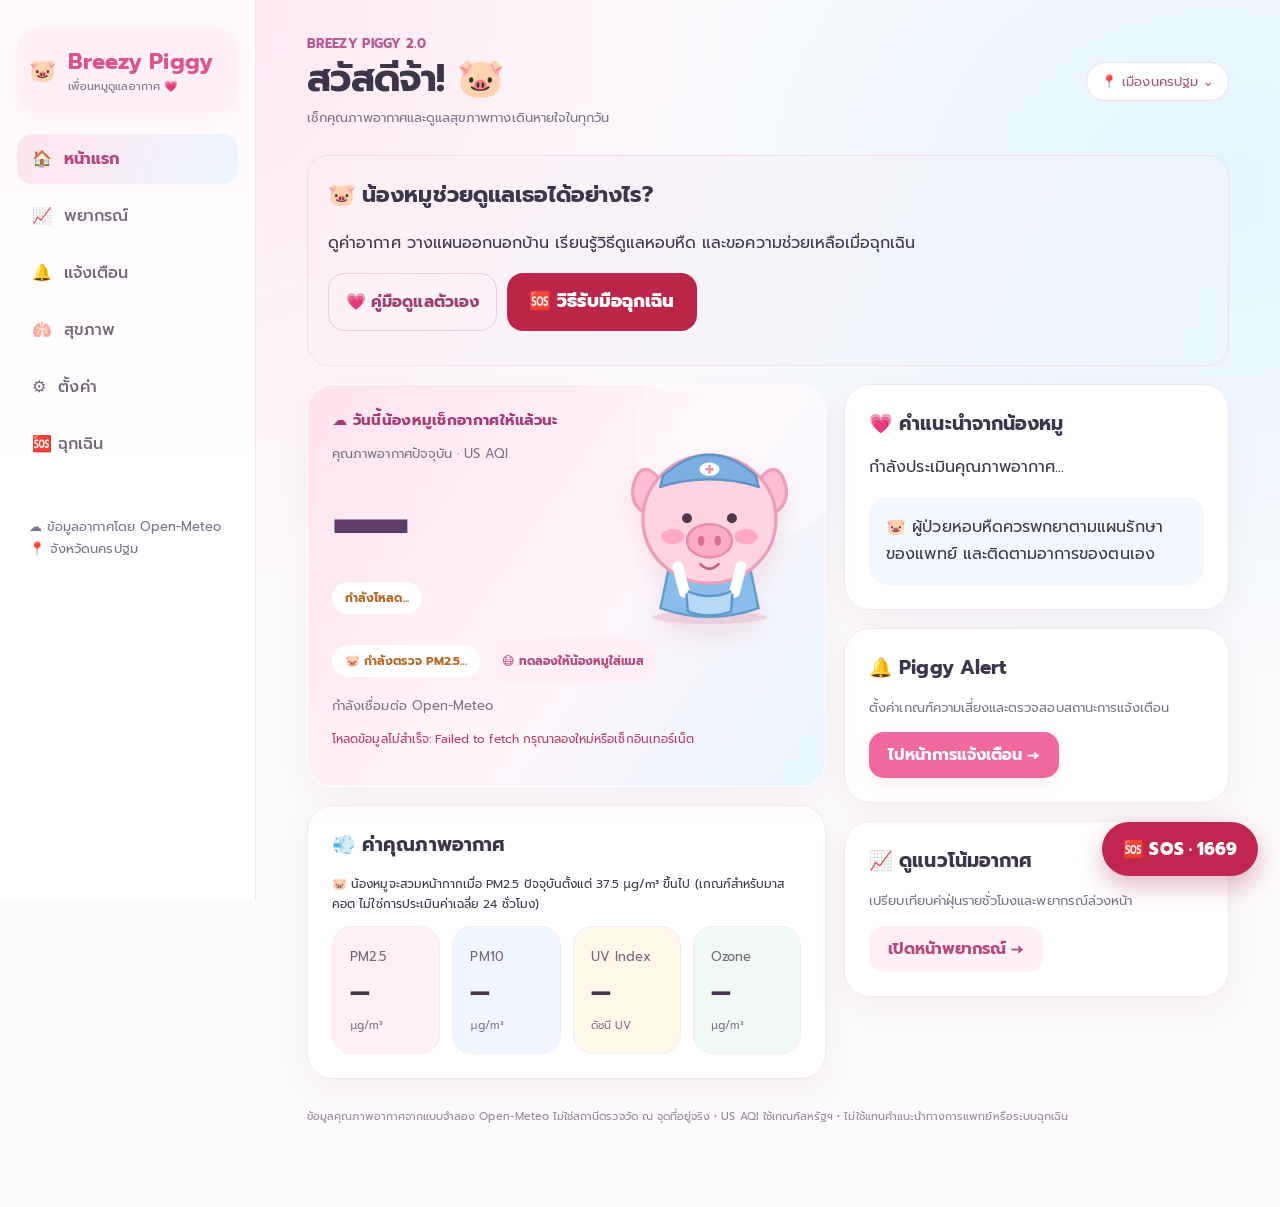
<file: index.html>
<!DOCTYPE html>
<html lang="th"><head><meta charset="utf-8"/><meta content="width=device-width,initial-scale=1" name="viewport"/><meta content="#fff3f8" name="theme-color"/><title>Breezy Piggy 😷 Mask Preview | หน้าแรก</title><style>@import url('https://fonts.googleapis.com/css2?family=Prompt:wght@400;500;600;700&display=swap');:root{--ink:#44364b;--muted:#85768b;--pink:#f66fa5;--light:#fff3f8;--blue:#dff4ff;--border:#f1e4ec}*{box-sizing:border-box}body{margin:0;background:#fbf9fc;color:var(--ink);font-family:Prompt,system-ui,sans-serif}button,select,input,textarea{font:inherit}button{cursor:pointer}.shell{max-width:1320px;margin:auto;display:grid;grid-template-columns:245px minmax(0,1fr);min-height:100vh}.side{background:#fff;border-right:1px solid var(--border);padding:28px 16px;position:sticky;top:0;height:100vh}.logo{display:flex;gap:12px;align-items:center;padding:10px 8px 28px;color:#db548e;font-size:22px;font-weight:700}.logo small{display:block;font-size:11px;color:var(--muted);font-weight:400}.side a{display:flex;align-items:center;gap:12px;text-decoration:none;color:#736679;padding:13px 15px;border-radius:15px;margin-bottom:7px}.side a.active,.side a:hover{background:#ffebf3;color:#c74682;font-weight:600}.main{padding:34px 38px 110px;min-width:0}.top{display:flex;justify-content:space-between;align-items:center;gap:10px;margin-bottom:22px}.eyebrow{font-size:13px;color:#bb6792;font-weight:600}h1{font-size:clamp(23px,3vw,32px);margin:2px 0 4px}h2{font-size:19px;margin:0 0 15px}p{line-height:1.7}.sub{color:var(--muted);font-size:13px}.chip{background:white;border:1px solid var(--border);padding:9px 13px;border-radius:14px;color:#9d5780;font-size:13px}.grid{display:grid;grid-template-columns:1.35fr 1fr;gap:20px}.stack{display:grid;gap:20px;align-content:start}.card{background:#fff;border:1px solid var(--border);border-radius:25px;padding:23px;box-shadow:0 8px 28px #69415a0b}.hero{background:linear-gradient(125deg,#ffedf5,#e6f7ff);border:1px solid #f8dce9}.hero-content{display:flex;gap:14px;align-items:center;justify-content:space-between}.hero-content>div:first-child{flex:1}.number{font-size:clamp(52px,7vw,84px);font-weight:700;line-height:1.2}.tag{display:inline-block;padding:6px 12px;border-radius:30px;background:#fff;color:#b66a29;font-size:12px;font-weight:600}.pig{width:min(220px,42%);flex:none}.metrics{display:grid;grid-template-columns:repeat(4,1fr);gap:12px}.metric{padding:18px;border-radius:20px;background:#fff;border:1px solid var(--border)}.metric:nth-child(2){background:#f4f0ff}.metric:nth-child(3){background:#fff7e8}.metric:nth-child(4){background:#ebf7ff}.metric .label{font-size:13px;color:#756778}.metric strong{display:block;font-size:25px;margin-top:6px}.metric small{color:var(--muted);font-size:11px}.btn{border:0;border-radius:14px;padding:12px 17px;background:#f66fa5;color:white;font-weight:600}.btn.secondary{background:#ffedf5;color:#b7437b}.btn:disabled{opacity:.5}.notice{background:#f7f2ff;padding:15px;border-radius:17px}.notice.warn{background:#fff3df}.field{display:grid;gap:7px;margin:14px 0}.field label{font-weight:600;font-size:13px}.field select,.field input,.field textarea{width:100%;border:1px solid #e8dce6;background:white;border-radius:13px;padding:12px;color:var(--ink)}.field textarea{min-height:80px}.row{display:flex;align-items:center;gap:10px;flex-wrap:wrap}.between{justify-content:space-between}.muted{color:var(--muted)}.mini{font-size:12px}.forecast-days{display:grid;grid-template-columns:repeat(3,1fr);gap:12px}.day{background:#fff4f8;border-radius:17px;text-align:center;padding:15px}.day strong{display:block;font-size:26px}.symptoms{display:grid;grid-template-columns:repeat(2,1fr);gap:10px}.symptoms label{padding:14px;background:#fff5f9;border-radius:14px}.history{display:grid;gap:9px}.history-item{border:1px solid var(--border);border-radius:14px;padding:12px}.bottom{display:none}.chart{width:100%;height:auto;min-height:210px}.pill{background:#e9f9ef;color:#2c8251;border-radius:12px;padding:6px 11px;font-size:12px}.danger{color:#b83d65}.foot{color:#97869a;font-size:11px;margin-top:28px;line-height:1.8}@media(max-width:950px){.shell{grid-template-columns:1fr}.side{display:none}.main{padding:24px 16px 105px}.bottom{display:flex;position:fixed;z-index:9;bottom:12px;left:12px;right:12px;background:#fff;box-shadow:0 10px 30px #825a7930;border:1px solid var(--border);border-radius:20px;justify-content:space-around;padding:8px 3px}.bottom a{text-decoration:none;color:#8d7b91;font-size:11px;text-align:center;padding:7px 3px;min-width:18%;border-radius:13px}.bottom a.active{background:#ffebf3;color:#cb4e88}.bottom a span{display:block;font-size:20px}.grid{grid-template-columns:1fr}}@media(max-width:600px){.card{padding:17px;border-radius:21px}.metrics{grid-template-columns:repeat(2,1fr)}.hero-content{align-items:center}.pig{width:40%}.number{font-size:54px}.forecast-days{gap:6px}.day{padding:9px}.top{align-items:flex-start}}

/* Breezy Piggy Delight: refreshed visual system */
:root{--ink:#3d354b;--muted:#7b7289;--pink:#ee649b;--light:#fff5fa;--blue:#e0f5ff;--border:#f2e6ef}
body{background:radial-gradient(ellipse at 15% 0%,#ffe7f2 0,transparent 36%),radial-gradient(ellipse at 95% 16%,#e2f5ff 0,transparent 36%),#fcfafc;letter-spacing:.05px}
.shell{max-width:1440px;grid-template-columns:256px minmax(0,1fr)}
.side{border-right:1px solid #f3e8f0;background:linear-gradient(180deg,#fff9fc,#fff 52%);padding:28px 17px}
.logo{background:#fff0f7;border-radius:22px;margin-bottom:22px;padding:17px 12px;box-shadow:0 8px 25px #edb4d220}
.side a{font-weight:500;transition:transform .2s,background .2s,color .2s}
.side a:hover{transform:translateX(4px);background:#fff0f7}
.side a.active{background:linear-gradient(110deg,#ffe4ef,#eaf5ff);color:#b9447d;font-weight:700}
.main{padding:34px clamp(20px,4vw,58px) 80px;max-width:1170px;width:100%;margin:auto}
.top{margin-bottom:26px}
.top h1{font-size:clamp(26px,3vw,38px);letter-spacing:-.7px;line-height:1.25}
.eyebrow{color:#b65b91;font-weight:700;letter-spacing:.3px}
.sub{line-height:1.7}
.card{border:1px solid #f4e6ef;background:#fff;box-shadow:0 10px 32px #9d719318;border-radius:26px;padding:24px;transition:box-shadow .22s,transform .22s}
.card:hover{box-shadow:0 14px 35px #9d719322}
.grid,.stack{gap:18px}
.hero{background:linear-gradient(125deg,#ffe3ef 0%,#fff5fa 55%,#e6f5ff 100%);border:1px solid #fff;position:relative;overflow:hidden;min-height:250px}
.hero:before{content:"";position:absolute;right:-30px;top:-60px;width:220px;height:220px;border-radius:50%;background:#ffffff55;pointer-events:none}
.hero .eyebrow{font-size:15px;color:#a23c76}
.hero-content{position:relative;gap:12px}
.number{font-size:clamp(65px,8vw,98px);font-weight:700;line-height:1.2;color:#5b3d67;letter-spacing:-3px}
.tag{font-weight:700;border-radius:999px;padding:7px 13px}
.pig{width:min(39%,225px);max-height:235px;transform-origin:center bottom;animation:pig-bob 4s ease-in-out infinite;filter:drop-shadow(0 14px 13px #e5a2bd45)}
@keyframes pig-bob{0%,100%{transform:translateY(0) rotate(-1deg)}50%{transform:translateY(-9px) rotate(1deg)}}
.metrics{gap:12px}
.metric{background:#f9f7fc;border:1px solid #f4eaf3;border-radius:20px;padding:17px;transition:transform .2s}
.metric:hover{transform:translateY(-3px)}
.metric:nth-child(1){background:#fff1f5}.metric:nth-child(2){background:#f0f6ff}.metric:nth-child(3){background:#fff8e9}.metric:nth-child(4){background:#effaf5}
.metric strong{color:#43364c}
.notice{border-radius:18px;background:#f1f9ff;padding:17px;line-height:1.7}
.btn{background:#f06a9f;border:0;border-radius:15px;min-height:45px;padding:11px 19px;font-weight:700;box-shadow:0 5px 15px #f2a3c233;transition:transform .18s,filter .18s}
.btn:hover{transform:translateY(-2px);filter:brightness(1.04)}.btn:active{transform:scale(.98)}
.btn.secondary{background:#fff0f7;color:#b4497d;box-shadow:none}
.chip{border:1px solid #f2dce8;background:#fff;border-radius:999px;padding:9px 14px;transition:background .2s}
.chip:hover{background:#fff1f7}
.field input,.field select,.field textarea,select,textarea{border-radius:14px;min-height:45px;border:1px solid #e9dce9;background:#fff;padding:10px 12px}
input:focus-visible,select:focus-visible,textarea:focus-visible,a:focus-visible,button:focus-visible{outline:3px solid #8ccdf5;outline-offset:3px}
.symptoms label{border:1px solid #f3e0ec;border-radius:17px;cursor:pointer;transition:background .2s}
.symptoms label:hover{background:#ffeaf4}
.day{background:linear-gradient(145deg,#fff2f8,#f4f8ff);border:1px solid #f5e4ed;border-radius:18px}
.history-item{background:#fffbfd}
.bottom{backdrop-filter:blur(16px)}
.bottom a{transition:transform .2s}
.bottom a:active{transform:scale(.95)}
@keyframes enter{from{opacity:0;transform:translateY(12px)}to{opacity:1;transform:translateY(0)}}
.main>.grid,.main>.stack,.main>.top{animation:enter .4s ease both}
@media(max-width:950px){.main{padding:23px 16px 112px}.bottom{background:#fffffff0;border-radius:23px;box-shadow:0 12px 35px #8d648a30;padding:8px 4px}.bottom a.active{background:#ffe6f1;color:#a52e71}}
@media(max-width:600px){.top h1{font-size:27px}.card{padding:19px;border-radius:23px}.hero{min-height:240px}.hero-content{gap:4px}.pig{width:43%}.number{font-size:66px}.metrics{gap:10px}.metric{padding:13px}.bottom a{font-size:10px}.bottom a span{font-size:21px}}
@media(prefers-reduced-motion:reduce){*,*:before,*:after{animation:none!important;transition:none!important;scroll-behavior:auto!important}}

/* Care Plus additions */
.sos-float{position:fixed;right:22px;bottom:24px;z-index:1000;background:#bf274e;color:#fff;text-decoration:none;border-radius:999px;padding:14px 21px;font-weight:800;box-shadow:0 10px 25px #a92b5155;display:flex;gap:9px;align-items:center;font-size:17px;transition:transform .2s}
.sos-float:hover{transform:translateY(-3px);background:#a71e42}
.care-banner{background:linear-gradient(115deg,#fff0f5,#eaf7ff);border:1px solid #f5dbe8;border-radius:22px;padding:20px;margin:18px 0;line-height:1.75}
.care-banner h2{margin:0 0 8px;font-size:22px}
.care-grid{display:grid;grid-template-columns:repeat(2,minmax(0,1fr));gap:15px;margin:18px 0}
.care-tile{background:white;border:1px solid #f1e3ee;border-radius:22px;padding:20px;box-shadow:0 8px 22px #b6849b12;line-height:1.75}
.care-tile h2,.care-tile h3{margin:0 0 10px;font-size:20px;color:#563c60}
.care-tile ul,.care-tile ol{padding-left:23px;margin:10px 0}
.care-tile li{margin-bottom:9px}
.care-wide{grid-column:1/-1}
.care-emergency{background:#fff2f3;border:2px solid #efb4c2}
.care-warning{background:#fff9ec;border:1px solid #f2dda4}
.care-tile details{border-top:1px solid #eadfea;padding:12px 0}
.care-tile summary{cursor:pointer;font-weight:700}
.care-tile p{margin:9px 0}
.care-actions{display:flex;flex-wrap:wrap;gap:10px;margin:14px 0}
.care-call{display:inline-flex;align-items:center;justify-content:center;text-decoration:none;background:#bb2549;color:white;border-radius:16px;padding:13px 22px;font-size:18px;font-weight:800;min-height:52px}
.care-link{display:inline-flex;align-items:center;text-decoration:none;border:1px solid #eacbdc;color:#9d3c73;border-radius:16px;padding:12px 17px;font-weight:700}
.care-muted{color:#6b6172;font-size:14px;line-height:1.7}
.care-steps{counter-reset:care;list-style:none;padding:0!important}
.care-steps li{counter-increment:care;position:relative;padding-left:43px;min-height:34px}
.care-steps li:before{content:counter(care);position:absolute;left:0;top:0;background:#ffe1ed;color:#a9366f;border-radius:50%;width:30px;height:30px;display:grid;place-items:center;font-weight:800}
@media(max-width:750px){.care-grid{grid-template-columns:1fr}.care-wide{grid-column:auto}.sos-float{right:14px;bottom:90px;padding:12px 16px;font-size:15px}.care-tile{padding:17px}}
@media(prefers-reduced-motion:reduce){.sos-float{transition:none}}
#piggy-mask{transition:opacity .25s ease} .pig{transition:filter .25s ease} </style><link href="data:image/svg+xml,%3Csvg xmlns=%27http://www.w3.org/2000/svg%27 viewBox=%270 0 100 100%27%3E%3Ctext y=%27.9em%27 font-size=%2790%27%3E🐷%3C/text%3E%3C/svg%3E" rel="icon"/></head><body><div class="shell"><aside class="side"><div class="logo">🐷 <div>Breezy Piggy<small>เพื่อนหมูดูแลอากาศ 💗</small></div></div><nav><a class="active" href="index.html"><span>🏠</span>หน้าแรก</a><a class="" href="forecast.html"><span>📈</span>พยากรณ์</a><a class="" href="alerts.html"><span>🔔</span>แจ้งเตือน</a><a class="" href="health.html"><span>🫁</span>สุขภาพ</a><a class="" href="settings.html"><span>⚙️</span>ตั้งค่า</a><a href="emergency.html">🆘 ฉุกเฉิน</a></nav><div class="sub" style="margin-top:35px;padding:12px">☁️ ข้อมูลอากาศโดย Open-Meteo<br/>📍 จังหวัดนครปฐม</div></aside><main class="main"><header class="top"><div><div class="eyebrow">BREEZY PIGGY 2.0</div><h1>สวัสดีจ้า! 🐷</h1><div class="sub">เช็กคุณภาพอากาศและดูแลสุขภาพทางเดินหายใจในทุกวัน</div></div><a class="chip" href="settings.html" style="text-decoration:none">📍 <span id="place">นครปฐม</span> ⌄</a></header><div class="care-banner"><h2>🐷 น้องหมูช่วยดูแลเธอได้อย่างไร?</h2><p>ดูค่าอากาศ วางแผนออกนอกบ้าน เรียนรู้วิธีดูแลหอบหืด และขอความช่วยเหลือเมื่อฉุกเฉิน</p><div class="care-actions"><a class="care-link" href="health.html">💗 คู่มือดูแลตัวเอง</a><a class="care-call" href="emergency.html">🆘 วิธีรับมือฉุกเฉิน</a></div></div><div class="grid"><div class="stack"><section class="card hero"><div class="eyebrow">☁️ วันนี้น้องหมูเช็กอากาศให้แล้วนะ</div><div class="hero-content"><div><div class="sub">คุณภาพอากาศปัจจุบัน · US AQI</div><div class="number" id="aqi">—</div><span class="tag" id="risk">กำลังโหลด...</span></div><svg aria-label="น้องหมูสีชมพูใส่หมวกและชุดเอี๊ยมสีฟ้า" class="pig" role="img" viewbox="0 0 220 235"><ellipse cx="110" cy="224" fill="#e4b9ce" opacity=".5" rx="69" ry="8"></ellipse><path d="M64 151Q110 127 156 151L169 213Q110 234 51 213Z" fill="#8bbdea" stroke="#639dca" stroke-width="3"></path><path d="M57 68Q29 25 18 67Q13 100 56 106M163 68Q191 25 202 67Q207 100 164 106" fill="#ffbdd4" stroke="#e99fbb" stroke-width="4"></path><ellipse cx="110" cy="106" fill="#ffd3e2" rx="80" ry="77" stroke="#e99fbb" stroke-width="4"></ellipse><path d="M54 54Q110 3 166 54L169 67Q110 49 51 67Z" fill="#7bafe1" stroke="#6194c4" stroke-width="3"></path><ellipse cx="110" cy="46" fill="white" rx="12" ry="8"></ellipse><path d="M105 46h10M110 41v10" stroke="#ef93b4" stroke-width="3"></path><circle cx="83" cy="105" fill="#4f384d" r="6"></circle><circle cx="137" cy="105" fill="#4f384d" r="6"></circle><ellipse cx="66" cy="127" fill="#ffa9c5" rx="14" ry="9"></ellipse><ellipse cx="154" cy="127" fill="#ffa9c5" rx="14" ry="9"></ellipse><ellipse cx="110" cy="132" fill="#ffabc8" rx="27" ry="20" stroke="#e78eae" stroke-width="3"></ellipse><ellipse cx="100" cy="132" fill="#cf7193" rx="4" ry="6"></ellipse><ellipse cx="120" cy="132" fill="#cf7193" rx="4" ry="6"></ellipse><path d="M99 160Q110 171 121 160" fill="none" stroke="#bd6184" stroke-linecap="round" stroke-width="3"></path><path d="M72 163L80 194M148 163L140 194" stroke="white" stroke-linecap="round" stroke-width="13"></path><path d="M82 192Q110 205 138 192L136 217Q110 227 84 217Z" fill="#b6d9f8" stroke="#6298c7" stroke-width="3"></path><circle cx="80" cy="192" fill="white" r="4"></circle><circle cx="140" cy="192" fill="white" r="4"></circle><g id="piggy-mask" style="display:none" aria-label="น้องหมูสวมหน้ากากเมื่อฝุ่นสูง"><path d="M69 111 Q110 124 151 111 L147 150 Q110 169 73 150 Z" fill="#f5fcff" stroke="#75b9ce" stroke-width="2.8"/><path d="M69 116 Q45 108 45 132 Q45 142 73 144 M151 116 Q175 108 175 132 Q175 142 147 144" fill="none" stroke="#8dc8d7" stroke-width="3.2"/><path d="M80 131 Q110 143 140 131 M80 141 Q110 153 140 141" stroke="#c2e4ed" stroke-width="2" fill="none"/></g></svg></div><div class="row" style="margin:12px 0"><span id="mask-status" class="tag" style="background:#fff">🐷 กำลังตรวจ PM2.5…</span><button id="mask-preview" type="button" class="btn secondary" style="font-size:12px;padding:8px 12px">😷 ทดลองให้น้องหมูใส่แมส</button></div><div class="sub" id="updated">กำลังเชื่อมต่อ Open-Meteo</div><p class="danger mini" id="load-error"></p></section><section class="card"><h2>💨 ค่าคุณภาพอากาศ</h2><p class="mini">🐷 น้องหมูจะสวมหน้ากากเมื่อ PM2.5 ปัจจุบันตั้งแต่ 37.5 µg/m³ ขึ้นไป (เกณฑ์สำหรับมาสคอต ไม่ใช่การประเมินค่าเฉลี่ย 24 ชั่วโมง)</p><div class="metrics"><div class="metric"><span class="label">PM2.5</span><strong id="pm25">—</strong><small>µg/m³</small></div><div class="metric"><span class="label">PM10</span><strong id="pm10">—</strong><small>µg/m³</small></div><div class="metric"><span class="label">UV Index</span><strong id="uv">—</strong><small>ดัชนี UV</small></div><div class="metric"><span class="label">Ozone</span><strong id="ozone">—</strong><small>µg/m³</small></div></div></section></div><div class="stack"><section class="card"><h2>💗 คำแนะนำจากน้องหมู</h2><p id="advice">กำลังประเมินคุณภาพอากาศ...</p><div class="notice">🐷 ผู้ป่วยหอบหืดควรพกยาตามแผนรักษาของแพทย์ และติดตามอาการของตนเอง</div></section><section class="card"><h2>🔔 Piggy Alert</h2><p class="sub">ตั้งค่าเกณฑ์ความเสี่ยงและตรวจสอบสถานะการแจ้งเตือน</p><a href="alerts.html"><button class="btn">ไปหน้าการแจ้งเตือน →</button></a></section><section class="card"><h2>📈 ดูแนวโน้มอากาศ</h2><p class="sub">เปรียบเทียบค่าฝุ่นรายชั่วโมงและพยากรณ์ล่วงหน้า</p><a href="forecast.html"><button class="btn secondary">เปิดหน้าพยากรณ์ →</button></a></section></div></div><div class="foot">ข้อมูลคุณภาพอากาศจากแบบจำลอง Open-Meteo ไม่ใช่สถานีตรวจวัด ณ จุดที่อยู่จริง • US AQI ใช้เกณฑ์สหรัฐฯ • ไม่ใช้แทนคำแนะนำทางการแพทย์หรือระบบฉุกเฉิน</div></main></div><nav class="bottom"><a class="active" href="index.html"><span>🏠</span>หน้าแรก</a><a class="" href="forecast.html"><span>📈</span>พยากรณ์</a><a class="" href="alerts.html"><span>🔔</span>แจ้งเตือน</a><a class="" href="health.html"><span>🫁</span>สุขภาพ</a><a class="" href="settings.html"><span>⚙️</span>ตั้งค่า</a><a href="emergency.html">🆘 ฉุกเฉิน</a></nav><script>const $=id=>document.getElementById(id);const districts={"เมืองนครปฐม":[13.8196,100.0443],"กำแพงแสน":[14.004,99.989],"นครชัยศรี":[13.802,100.184],"ดอนตูม":[13.96,100.08],"บางเลน":[14.02,100.17],"สามพราน":[13.726,100.216],"พุทธมณฑล":[13.789,100.322]};const district=localStorage.getItem('bp_district')||'เมืองนครปฐม';const coord=districts[district]||districts['เมืองนครปฐม'];const store=(k,v)=>localStorage.setItem('bp_'+k,JSON.stringify(v));const read=(k,f)=>{try{return JSON.parse(localStorage.getItem('bp_'+k))??f}catch{return f}};const fmt=(n,d=0)=>n==null?'—':Number(n).toFixed(d);function risk(v){if(v==null)return ['ไม่มีข้อมูล','#8b7c90','ยังไม่สามารถประเมินคุณภาพอากาศได้'];if(v<=50)return ['อากาศดี','#21834e','คุณภาพอากาศอยู่ในเกณฑ์ดี หากมีอาการให้ปฏิบัติตามแผนรักษา'];if(v<=100)return ['ปานกลาง','#a17815','ผู้ป่วยที่ไวต่อมลพิษควรสังเกตอาการ'];if(v<=150)return ['กระทบกลุ่มเสี่ยง','#c16d17','ลดกิจกรรมกลางแจ้งที่ใช้แรงมากหรือเป็นเวลานาน'];if(v<=200)return ['ไม่ดีต่อสุขภาพ','#c64a50','หลีกเลี่ยงกิจกรรมกลางแจ้งที่ใช้แรงมาก'];return ['อันตรายต่อสุขภาพ','#9e305b','หลีกเลี่ยงการสัมผัสมลพิษและปฏิบัติตามแผนแพทย์']}async function air(){let url=`https://air-quality-api.open-meteo.com/v1/air-quality?latitude=${coord[0]}&longitude=${coord[1]}&current=pm2_5,pm10,us_aqi,uv_index,ozone&hourly=pm2_5,us_aqi&timezone=Asia%2FBangkok&past_days=1&forecast_days=3`;let r=await fetch(url);if(!r.ok)throw Error('API HTTP '+r.status);return r.json()}function loadError(e){if($('load-error'))$('load-error').textContent='โหลดข้อมูลไม่สำเร็จ: '+e.message+' กรุณาลองใหม่หรือเช็กอินเทอร์เน็ต'}function chart(times,values){let valid=times.map((t,i)=>({t,v:values[i]})).filter(x=>x.v!=null);if(!valid.length)return '<p>ยังไม่มีข้อมูลกราฟ</p>';let max=Math.max(20,...valid.map(x=>x.v))*1.15;let w=690,h=245,coords=valid.map((x,i)=>[40+i*620/Math.max(1,valid.length-1),205-x.v/max*175]);let path=coords.map((p,i)=>(i?'L':'M')+p.join(' ')).join(' ');let grid=[0,1,2,3,4].map(i=>`<line x1="40" y1="${205-i*43.75}" x2="660" y2="${205-i*43.75}" stroke="#eee4ec"/><text x="5" y="${210-i*43.75}" font-size="12" fill="#87758b">${Math.round(max*i/4)}</text>`).join('');let ticks=[0,Math.floor((valid.length-1)/2),valid.length-1].map(i=>`<text x="${coords[i][0]}" y="232" text-anchor="middle" font-size="12" fill="#87758b">${valid[i].t.slice(5,16).replace('T',' ')}</text>`).join('');return `<svg class="chart" viewBox="0 0 ${w} ${h}" aria-label="กราฟ PM2.5"><path d="${grid}"/>${grid}<path d="${path}" stroke="#f66fa5" stroke-width="3.5" fill="none" stroke-linecap="round"/>${ticks}</svg>`};$('place').textContent=district;air().then(d=>{let c=d.current||{};$('aqi').textContent=fmt(c.us_aqi);let r=risk(c.us_aqi);$('risk').textContent=r[0];$('risk').style.color=r[1];$('advice').textContent=r[2];for(let [id,key] of [['pm25','pm2_5'],['pm10','pm10'],['uv','uv_index'],['ozone','ozone']])$(id).textContent=fmt(c[key],1);$('updated').textContent='อัปเดตข้อมูล: '+(c.time||'ไม่ระบุเวลา')+' (เวลาไทย)';const pmValue=Number(c.pm2_5);const highDust=c.pm2_5!=null&&Number.isFinite(pmValue)&&pmValue>=37.5;const maskEl=document.getElementById('piggy-mask');if(maskEl)maskEl.style.display=highDust?'inline':'none';const statusEl=document.getElementById('mask-status');if(statusEl)statusEl.textContent=highDust?'😷 ฝุ่นสูง น้องหมูใส่แมสแล้ว':'🐷 PM2.5 ยังไม่ถึงเกณฑ์ใส่แมส';const pigEl=document.querySelector('svg.pig');if(pigEl)pigEl.setAttribute('aria-label',highDust?'น้องหมูใส่หน้ากากเพราะ PM2.5 สูง':'น้องหมูใส่หมวกและชุดเอี๊ยมสีฟ้า');}).catch(loadError);const previewBtn=document.getElementById('mask-preview');if(previewBtn)previewBtn.addEventListener('click',()=>{const mask=document.getElementById('piggy-mask');const status=document.getElementById('mask-status');const on=mask.style.display==='none';mask.style.display=on?'inline':'none';status.textContent=on?'😷 โหมดทดลอง (ไม่ใช่ค่าฝุ่นจริง)':'🐷 ปิดโหมดทดลองแล้ว';previewBtn.textContent=on?'↩️ กลับสู่ข้อมูลจริง':'😷 ทดลองให้น้องหมูใส่แมส';if(!on)location.reload();});</script><a aria-label="เปิดคู่มือฉุกเฉินและโทร 1669" class="sos-float" href="emergency.html">🆘 SOS · 1669</a></body></html>
</file>
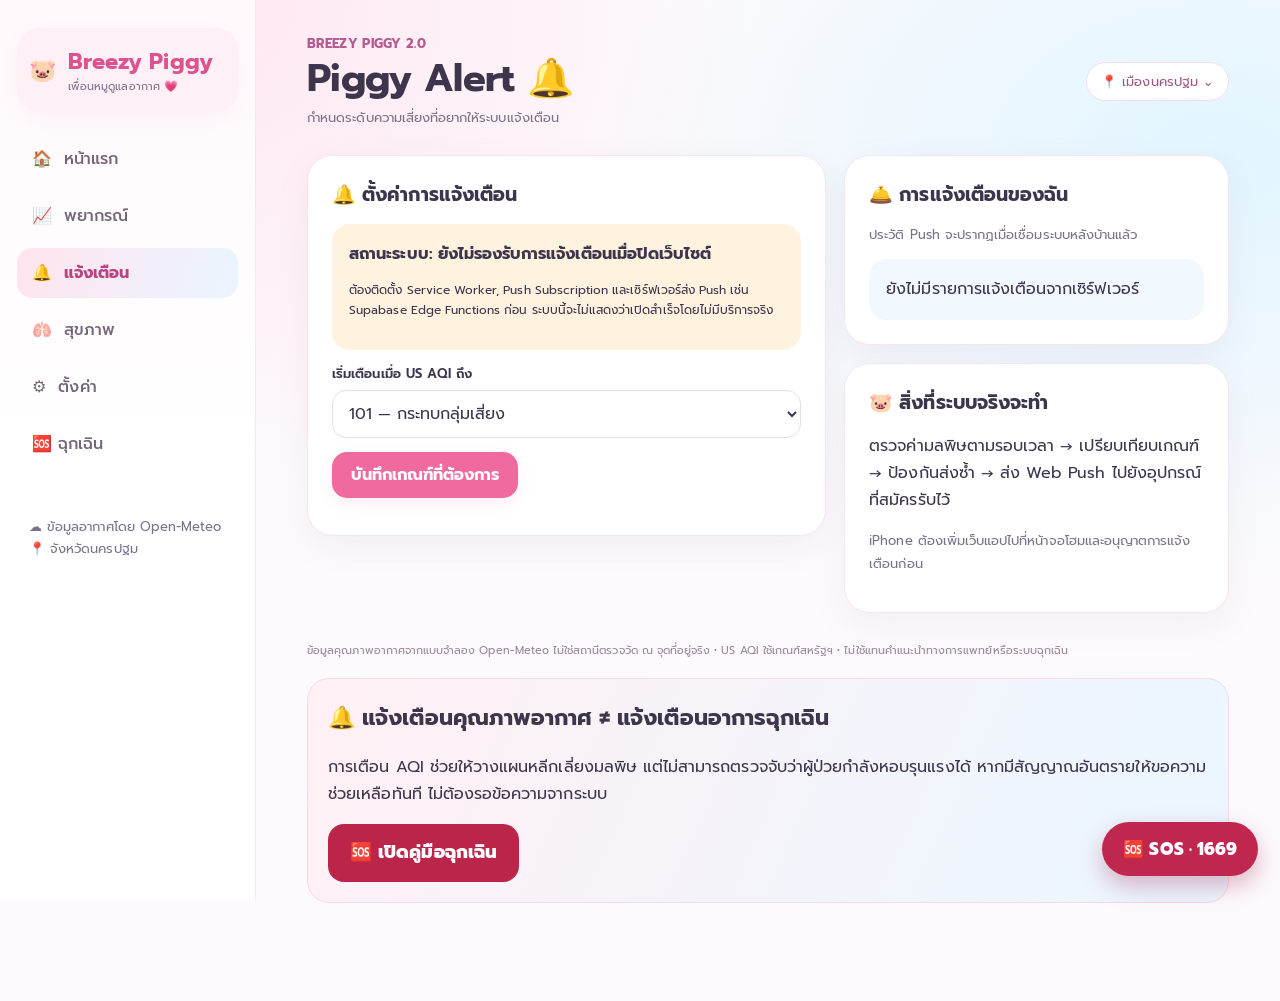
<file: alerts.html>
<!DOCTYPE html>
<html lang="th"><head><meta charset="utf-8"/><meta content="width=device-width,initial-scale=1" name="viewport"/><meta content="#fff3f8" name="theme-color"/><title>Piggy Alert 🔔 | Breezy Piggy</title><style>@import url('https://fonts.googleapis.com/css2?family=Prompt:wght@400;500;600;700&display=swap');:root{--ink:#44364b;--muted:#85768b;--pink:#f66fa5;--light:#fff3f8;--blue:#dff4ff;--border:#f1e4ec}*{box-sizing:border-box}body{margin:0;background:#fbf9fc;color:var(--ink);font-family:Prompt,system-ui,sans-serif}button,select,input,textarea{font:inherit}button{cursor:pointer}.shell{max-width:1320px;margin:auto;display:grid;grid-template-columns:245px minmax(0,1fr);min-height:100vh}.side{background:#fff;border-right:1px solid var(--border);padding:28px 16px;position:sticky;top:0;height:100vh}.logo{display:flex;gap:12px;align-items:center;padding:10px 8px 28px;color:#db548e;font-size:22px;font-weight:700}.logo small{display:block;font-size:11px;color:var(--muted);font-weight:400}.side a{display:flex;align-items:center;gap:12px;text-decoration:none;color:#736679;padding:13px 15px;border-radius:15px;margin-bottom:7px}.side a.active,.side a:hover{background:#ffebf3;color:#c74682;font-weight:600}.main{padding:34px 38px 110px;min-width:0}.top{display:flex;justify-content:space-between;align-items:center;gap:10px;margin-bottom:22px}.eyebrow{font-size:13px;color:#bb6792;font-weight:600}h1{font-size:clamp(23px,3vw,32px);margin:2px 0 4px}h2{font-size:19px;margin:0 0 15px}p{line-height:1.7}.sub{color:var(--muted);font-size:13px}.chip{background:white;border:1px solid var(--border);padding:9px 13px;border-radius:14px;color:#9d5780;font-size:13px}.grid{display:grid;grid-template-columns:1.35fr 1fr;gap:20px}.stack{display:grid;gap:20px;align-content:start}.card{background:#fff;border:1px solid var(--border);border-radius:25px;padding:23px;box-shadow:0 8px 28px #69415a0b}.hero{background:linear-gradient(125deg,#ffedf5,#e6f7ff);border:1px solid #f8dce9}.hero-content{display:flex;gap:14px;align-items:center;justify-content:space-between}.hero-content>div:first-child{flex:1}.number{font-size:clamp(52px,7vw,84px);font-weight:700;line-height:1.2}.tag{display:inline-block;padding:6px 12px;border-radius:30px;background:#fff;color:#b66a29;font-size:12px;font-weight:600}.pig{width:min(220px,42%);flex:none}.metrics{display:grid;grid-template-columns:repeat(4,1fr);gap:12px}.metric{padding:18px;border-radius:20px;background:#fff;border:1px solid var(--border)}.metric:nth-child(2){background:#f4f0ff}.metric:nth-child(3){background:#fff7e8}.metric:nth-child(4){background:#ebf7ff}.metric .label{font-size:13px;color:#756778}.metric strong{display:block;font-size:25px;margin-top:6px}.metric small{color:var(--muted);font-size:11px}.btn{border:0;border-radius:14px;padding:12px 17px;background:#f66fa5;color:white;font-weight:600}.btn.secondary{background:#ffedf5;color:#b7437b}.btn:disabled{opacity:.5}.notice{background:#f7f2ff;padding:15px;border-radius:17px}.notice.warn{background:#fff3df}.field{display:grid;gap:7px;margin:14px 0}.field label{font-weight:600;font-size:13px}.field select,.field input,.field textarea{width:100%;border:1px solid #e8dce6;background:white;border-radius:13px;padding:12px;color:var(--ink)}.field textarea{min-height:80px}.row{display:flex;align-items:center;gap:10px;flex-wrap:wrap}.between{justify-content:space-between}.muted{color:var(--muted)}.mini{font-size:12px}.forecast-days{display:grid;grid-template-columns:repeat(3,1fr);gap:12px}.day{background:#fff4f8;border-radius:17px;text-align:center;padding:15px}.day strong{display:block;font-size:26px}.symptoms{display:grid;grid-template-columns:repeat(2,1fr);gap:10px}.symptoms label{padding:14px;background:#fff5f9;border-radius:14px}.history{display:grid;gap:9px}.history-item{border:1px solid var(--border);border-radius:14px;padding:12px}.bottom{display:none}.chart{width:100%;height:auto;min-height:210px}.pill{background:#e9f9ef;color:#2c8251;border-radius:12px;padding:6px 11px;font-size:12px}.danger{color:#b83d65}.foot{color:#97869a;font-size:11px;margin-top:28px;line-height:1.8}@media(max-width:950px){.shell{grid-template-columns:1fr}.side{display:none}.main{padding:24px 16px 105px}.bottom{display:flex;position:fixed;z-index:9;bottom:12px;left:12px;right:12px;background:#fff;box-shadow:0 10px 30px #825a7930;border:1px solid var(--border);border-radius:20px;justify-content:space-around;padding:8px 3px}.bottom a{text-decoration:none;color:#8d7b91;font-size:11px;text-align:center;padding:7px 3px;min-width:18%;border-radius:13px}.bottom a.active{background:#ffebf3;color:#cb4e88}.bottom a span{display:block;font-size:20px}.grid{grid-template-columns:1fr}}@media(max-width:600px){.card{padding:17px;border-radius:21px}.metrics{grid-template-columns:repeat(2,1fr)}.hero-content{align-items:center}.pig{width:40%}.number{font-size:54px}.forecast-days{gap:6px}.day{padding:9px}.top{align-items:flex-start}}

/* Breezy Piggy Delight: refreshed visual system */
:root{--ink:#3d354b;--muted:#7b7289;--pink:#ee649b;--light:#fff5fa;--blue:#e0f5ff;--border:#f2e6ef}
body{background:radial-gradient(ellipse at 15% 0%,#ffe7f2 0,transparent 36%),radial-gradient(ellipse at 95% 16%,#e2f5ff 0,transparent 36%),#fcfafc;letter-spacing:.05px}
.shell{max-width:1440px;grid-template-columns:256px minmax(0,1fr)}
.side{border-right:1px solid #f3e8f0;background:linear-gradient(180deg,#fff9fc,#fff 52%);padding:28px 17px}
.logo{background:#fff0f7;border-radius:22px;margin-bottom:22px;padding:17px 12px;box-shadow:0 8px 25px #edb4d220}
.side a{font-weight:500;transition:transform .2s,background .2s,color .2s}
.side a:hover{transform:translateX(4px);background:#fff0f7}
.side a.active{background:linear-gradient(110deg,#ffe4ef,#eaf5ff);color:#b9447d;font-weight:700}
.main{padding:34px clamp(20px,4vw,58px) 80px;max-width:1170px;width:100%;margin:auto}
.top{margin-bottom:26px}
.top h1{font-size:clamp(26px,3vw,38px);letter-spacing:-.7px;line-height:1.25}
.eyebrow{color:#b65b91;font-weight:700;letter-spacing:.3px}
.sub{line-height:1.7}
.card{border:1px solid #f4e6ef;background:#fff;box-shadow:0 10px 32px #9d719318;border-radius:26px;padding:24px;transition:box-shadow .22s,transform .22s}
.card:hover{box-shadow:0 14px 35px #9d719322}
.grid,.stack{gap:18px}
.hero{background:linear-gradient(125deg,#ffe3ef 0%,#fff5fa 55%,#e6f5ff 100%);border:1px solid #fff;position:relative;overflow:hidden;min-height:250px}
.hero:before{content:"";position:absolute;right:-30px;top:-60px;width:220px;height:220px;border-radius:50%;background:#ffffff55;pointer-events:none}
.hero .eyebrow{font-size:15px;color:#a23c76}
.hero-content{position:relative;gap:12px}
.number{font-size:clamp(65px,8vw,98px);font-weight:700;line-height:1.2;color:#5b3d67;letter-spacing:-3px}
.tag{font-weight:700;border-radius:999px;padding:7px 13px}
.pig{width:min(39%,225px);max-height:235px;transform-origin:center bottom;animation:pig-bob 4s ease-in-out infinite;filter:drop-shadow(0 14px 13px #e5a2bd45)}
@keyframes pig-bob{0%,100%{transform:translateY(0) rotate(-1deg)}50%{transform:translateY(-9px) rotate(1deg)}}
.metrics{gap:12px}
.metric{background:#f9f7fc;border:1px solid #f4eaf3;border-radius:20px;padding:17px;transition:transform .2s}
.metric:hover{transform:translateY(-3px)}
.metric:nth-child(1){background:#fff1f5}.metric:nth-child(2){background:#f0f6ff}.metric:nth-child(3){background:#fff8e9}.metric:nth-child(4){background:#effaf5}
.metric strong{color:#43364c}
.notice{border-radius:18px;background:#f1f9ff;padding:17px;line-height:1.7}
.btn{background:#f06a9f;border:0;border-radius:15px;min-height:45px;padding:11px 19px;font-weight:700;box-shadow:0 5px 15px #f2a3c233;transition:transform .18s,filter .18s}
.btn:hover{transform:translateY(-2px);filter:brightness(1.04)}.btn:active{transform:scale(.98)}
.btn.secondary{background:#fff0f7;color:#b4497d;box-shadow:none}
.chip{border:1px solid #f2dce8;background:#fff;border-radius:999px;padding:9px 14px;transition:background .2s}
.chip:hover{background:#fff1f7}
.field input,.field select,.field textarea,select,textarea{border-radius:14px;min-height:45px;border:1px solid #e9dce9;background:#fff;padding:10px 12px}
input:focus-visible,select:focus-visible,textarea:focus-visible,a:focus-visible,button:focus-visible{outline:3px solid #8ccdf5;outline-offset:3px}
.symptoms label{border:1px solid #f3e0ec;border-radius:17px;cursor:pointer;transition:background .2s}
.symptoms label:hover{background:#ffeaf4}
.day{background:linear-gradient(145deg,#fff2f8,#f4f8ff);border:1px solid #f5e4ed;border-radius:18px}
.history-item{background:#fffbfd}
.bottom{backdrop-filter:blur(16px)}
.bottom a{transition:transform .2s}
.bottom a:active{transform:scale(.95)}
@keyframes enter{from{opacity:0;transform:translateY(12px)}to{opacity:1;transform:translateY(0)}}
.main>.grid,.main>.stack,.main>.top{animation:enter .4s ease both}
@media(max-width:950px){.main{padding:23px 16px 112px}.bottom{background:#fffffff0;border-radius:23px;box-shadow:0 12px 35px #8d648a30;padding:8px 4px}.bottom a.active{background:#ffe6f1;color:#a52e71}}
@media(max-width:600px){.top h1{font-size:27px}.card{padding:19px;border-radius:23px}.hero{min-height:240px}.hero-content{gap:4px}.pig{width:43%}.number{font-size:66px}.metrics{gap:10px}.metric{padding:13px}.bottom a{font-size:10px}.bottom a span{font-size:21px}}
@media(prefers-reduced-motion:reduce){*,*:before,*:after{animation:none!important;transition:none!important;scroll-behavior:auto!important}}

/* Care Plus additions */
.sos-float{position:fixed;right:22px;bottom:24px;z-index:1000;background:#bf274e;color:#fff;text-decoration:none;border-radius:999px;padding:14px 21px;font-weight:800;box-shadow:0 10px 25px #a92b5155;display:flex;gap:9px;align-items:center;font-size:17px;transition:transform .2s}
.sos-float:hover{transform:translateY(-3px);background:#a71e42}
.care-banner{background:linear-gradient(115deg,#fff0f5,#eaf7ff);border:1px solid #f5dbe8;border-radius:22px;padding:20px;margin:18px 0;line-height:1.75}
.care-banner h2{margin:0 0 8px;font-size:22px}
.care-grid{display:grid;grid-template-columns:repeat(2,minmax(0,1fr));gap:15px;margin:18px 0}
.care-tile{background:white;border:1px solid #f1e3ee;border-radius:22px;padding:20px;box-shadow:0 8px 22px #b6849b12;line-height:1.75}
.care-tile h2,.care-tile h3{margin:0 0 10px;font-size:20px;color:#563c60}
.care-tile ul,.care-tile ol{padding-left:23px;margin:10px 0}
.care-tile li{margin-bottom:9px}
.care-wide{grid-column:1/-1}
.care-emergency{background:#fff2f3;border:2px solid #efb4c2}
.care-warning{background:#fff9ec;border:1px solid #f2dda4}
.care-tile details{border-top:1px solid #eadfea;padding:12px 0}
.care-tile summary{cursor:pointer;font-weight:700}
.care-tile p{margin:9px 0}
.care-actions{display:flex;flex-wrap:wrap;gap:10px;margin:14px 0}
.care-call{display:inline-flex;align-items:center;justify-content:center;text-decoration:none;background:#bb2549;color:white;border-radius:16px;padding:13px 22px;font-size:18px;font-weight:800;min-height:52px}
.care-link{display:inline-flex;align-items:center;text-decoration:none;border:1px solid #eacbdc;color:#9d3c73;border-radius:16px;padding:12px 17px;font-weight:700}
.care-muted{color:#6b6172;font-size:14px;line-height:1.7}
.care-steps{counter-reset:care;list-style:none;padding:0!important}
.care-steps li{counter-increment:care;position:relative;padding-left:43px;min-height:34px}
.care-steps li:before{content:counter(care);position:absolute;left:0;top:0;background:#ffe1ed;color:#a9366f;border-radius:50%;width:30px;height:30px;display:grid;place-items:center;font-weight:800}
@media(max-width:750px){.care-grid{grid-template-columns:1fr}.care-wide{grid-column:auto}.sos-float{right:14px;bottom:90px;padding:12px 16px;font-size:15px}.care-tile{padding:17px}}
@media(prefers-reduced-motion:reduce){.sos-float{transition:none}}
</style><link href="data:image/svg+xml,%3Csvg xmlns=%27http://www.w3.org/2000/svg%27 viewBox=%270 0 100 100%27%3E%3Ctext y=%27.9em%27 font-size=%2790%27%3E🐷%3C/text%3E%3C/svg%3E" rel="icon"/></head><body><div class="shell"><aside class="side"><div class="logo">🐷 <div>Breezy Piggy<small>เพื่อนหมูดูแลอากาศ 💗</small></div></div><nav><a class="" href="index.html"><span>🏠</span>หน้าแรก</a><a class="" href="forecast.html"><span>📈</span>พยากรณ์</a><a class="active" href="alerts.html"><span>🔔</span>แจ้งเตือน</a><a class="" href="health.html"><span>🫁</span>สุขภาพ</a><a class="" href="settings.html"><span>⚙️</span>ตั้งค่า</a><a href="emergency.html">🆘 ฉุกเฉิน</a></nav><div class="sub" style="margin-top:35px;padding:12px">☁️ ข้อมูลอากาศโดย Open-Meteo<br/>📍 จังหวัดนครปฐม</div></aside><main class="main"><header class="top"><div><div class="eyebrow">BREEZY PIGGY 2.0</div><h1>Piggy Alert 🔔</h1><div class="sub">กำหนดระดับความเสี่ยงที่อยากให้ระบบแจ้งเตือน</div></div><a class="chip" href="settings.html" style="text-decoration:none">📍 <span id="place">นครปฐม</span> ⌄</a></header><div class="grid"><div class="stack"><section class="card"><h2>🔔 ตั้งค่าการแจ้งเตือน</h2><div class="notice warn"><b>สถานะระบบ: ยังไม่รองรับการแจ้งเตือนเมื่อปิดเว็บไซต์</b><p class="mini">ต้องติดตั้ง Service Worker, Push Subscription และเซิร์ฟเวอร์ส่ง Push เช่น Supabase Edge Functions ก่อน ระบบนี้จะไม่แสดงว่าเปิดสำเร็จโดยไม่มีบริการจริง</p></div><div class="field"><label for="threshold">เริ่มเตือนเมื่อ US AQI ถึง</label><select id="threshold"><option value="51">51 — เฝ้าระวัง</option><option value="101">101 — กระทบกลุ่มเสี่ยง</option><option value="151">151 — ไม่ดีต่อสุขภาพ</option></select></div><button class="btn" onclick="saveAlert()">บันทึกเกณฑ์ที่ต้องการ</button><p class="sub" id="saved"></p></section></div><div class="stack"><section class="card"><h2>🛎️ การแจ้งเตือนของฉัน</h2><p class="sub">ประวัติ Push จะปรากฏเมื่อเชื่อมระบบหลังบ้านแล้ว</p><div class="notice">ยังไม่มีรายการแจ้งเตือนจากเซิร์ฟเวอร์</div></section><section class="card"><h2>🐷 สิ่งที่ระบบจริงจะทำ</h2><p>ตรวจค่ามลพิษตามรอบเวลา → เปรียบเทียบเกณฑ์ → ป้องกันส่งซ้ำ → ส่ง Web Push ไปยังอุปกรณ์ที่สมัครรับไว้</p><p class="sub">iPhone ต้องเพิ่มเว็บแอปไปที่หน้าจอโฮมและอนุญาตการแจ้งเตือนก่อน</p></section></div></div><div class="foot">ข้อมูลคุณภาพอากาศจากแบบจำลอง Open-Meteo ไม่ใช่สถานีตรวจวัด ณ จุดที่อยู่จริง • US AQI ใช้เกณฑ์สหรัฐฯ • ไม่ใช้แทนคำแนะนำทางการแพทย์หรือระบบฉุกเฉิน</div><div class="care-banner"><h2>🔔 แจ้งเตือนคุณภาพอากาศ ≠ แจ้งเตือนอาการฉุกเฉิน</h2><p>การเตือน AQI ช่วยให้วางแผนหลีกเลี่ยงมลพิษ แต่ไม่สามารถตรวจจับว่าผู้ป่วยกำลังหอบรุนแรงได้ หากมีสัญญาณอันตรายให้ขอความช่วยเหลือทันที ไม่ต้องรอข้อความจากระบบ</p><a class="care-call" href="emergency.html">🆘 เปิดคู่มือฉุกเฉิน</a></div></main></div><nav class="bottom"><a class="" href="index.html"><span>🏠</span>หน้าแรก</a><a class="" href="forecast.html"><span>📈</span>พยากรณ์</a><a class="active" href="alerts.html"><span>🔔</span>แจ้งเตือน</a><a class="" href="health.html"><span>🫁</span>สุขภาพ</a><a class="" href="settings.html"><span>⚙️</span>ตั้งค่า</a><a href="emergency.html">🆘 ฉุกเฉิน</a></nav><script>const $=id=>document.getElementById(id);const districts={"เมืองนครปฐม":[13.8196,100.0443],"กำแพงแสน":[14.004,99.989],"นครชัยศรี":[13.802,100.184],"ดอนตูม":[13.96,100.08],"บางเลน":[14.02,100.17],"สามพราน":[13.726,100.216],"พุทธมณฑล":[13.789,100.322]};const district=localStorage.getItem('bp_district')||'เมืองนครปฐม';const coord=districts[district]||districts['เมืองนครปฐม'];const store=(k,v)=>localStorage.setItem('bp_'+k,JSON.stringify(v));const read=(k,f)=>{try{return JSON.parse(localStorage.getItem('bp_'+k))??f}catch{return f}};const fmt=(n,d=0)=>n==null?'—':Number(n).toFixed(d);function risk(v){if(v==null)return ['ไม่มีข้อมูล','#8b7c90','ยังไม่สามารถประเมินคุณภาพอากาศได้'];if(v<=50)return ['อากาศดี','#21834e','คุณภาพอากาศอยู่ในเกณฑ์ดี หากมีอาการให้ปฏิบัติตามแผนรักษา'];if(v<=100)return ['ปานกลาง','#a17815','ผู้ป่วยที่ไวต่อมลพิษควรสังเกตอาการ'];if(v<=150)return ['กระทบกลุ่มเสี่ยง','#c16d17','ลดกิจกรรมกลางแจ้งที่ใช้แรงมากหรือเป็นเวลานาน'];if(v<=200)return ['ไม่ดีต่อสุขภาพ','#c64a50','หลีกเลี่ยงกิจกรรมกลางแจ้งที่ใช้แรงมาก'];return ['อันตรายต่อสุขภาพ','#9e305b','หลีกเลี่ยงการสัมผัสมลพิษและปฏิบัติตามแผนแพทย์']}async function air(){let url=`https://air-quality-api.open-meteo.com/v1/air-quality?latitude=${coord[0]}&longitude=${coord[1]}&current=pm2_5,pm10,us_aqi,uv_index,ozone&hourly=pm2_5,us_aqi&timezone=Asia%2FBangkok&past_days=1&forecast_days=3`;let r=await fetch(url);if(!r.ok)throw Error('API HTTP '+r.status);return r.json()}function loadError(e){if($('load-error'))$('load-error').textContent='โหลดข้อมูลไม่สำเร็จ: '+e.message+' กรุณาลองใหม่หรือเช็กอินเทอร์เน็ต'}function chart(times,values){let valid=times.map((t,i)=>({t,v:values[i]})).filter(x=>x.v!=null);if(!valid.length)return '<p>ยังไม่มีข้อมูลกราฟ</p>';let max=Math.max(20,...valid.map(x=>x.v))*1.15;let w=690,h=245,coords=valid.map((x,i)=>[40+i*620/Math.max(1,valid.length-1),205-x.v/max*175]);let path=coords.map((p,i)=>(i?'L':'M')+p.join(' ')).join(' ');let grid=[0,1,2,3,4].map(i=>`<line x1="40" y1="${205-i*43.75}" x2="660" y2="${205-i*43.75}" stroke="#eee4ec"/><text x="5" y="${210-i*43.75}" font-size="12" fill="#87758b">${Math.round(max*i/4)}</text>`).join('');let ticks=[0,Math.floor((valid.length-1)/2),valid.length-1].map(i=>`<text x="${coords[i][0]}" y="232" text-anchor="middle" font-size="12" fill="#87758b">${valid[i].t.slice(5,16).replace('T',' ')}</text>`).join('');return `<svg class="chart" viewBox="0 0 ${w} ${h}" aria-label="กราฟ PM2.5"><path d="${grid}"/>${grid}<path d="${path}" stroke="#f66fa5" stroke-width="3.5" fill="none" stroke-linecap="round"/>${ticks}</svg>`};$('place').textContent=district;$('threshold').value=read('threshold',101);function saveAlert(){store('threshold',Number($('threshold').value));$('saved').textContent='บันทึกเกณฑ์แล้ว (ยังไม่เปิด Push เบื้องหลัง)'}</script><a aria-label="เปิดคู่มือฉุกเฉินและโทร 1669" class="sos-float" href="emergency.html">🆘 SOS · 1669</a></body></html>
</file>
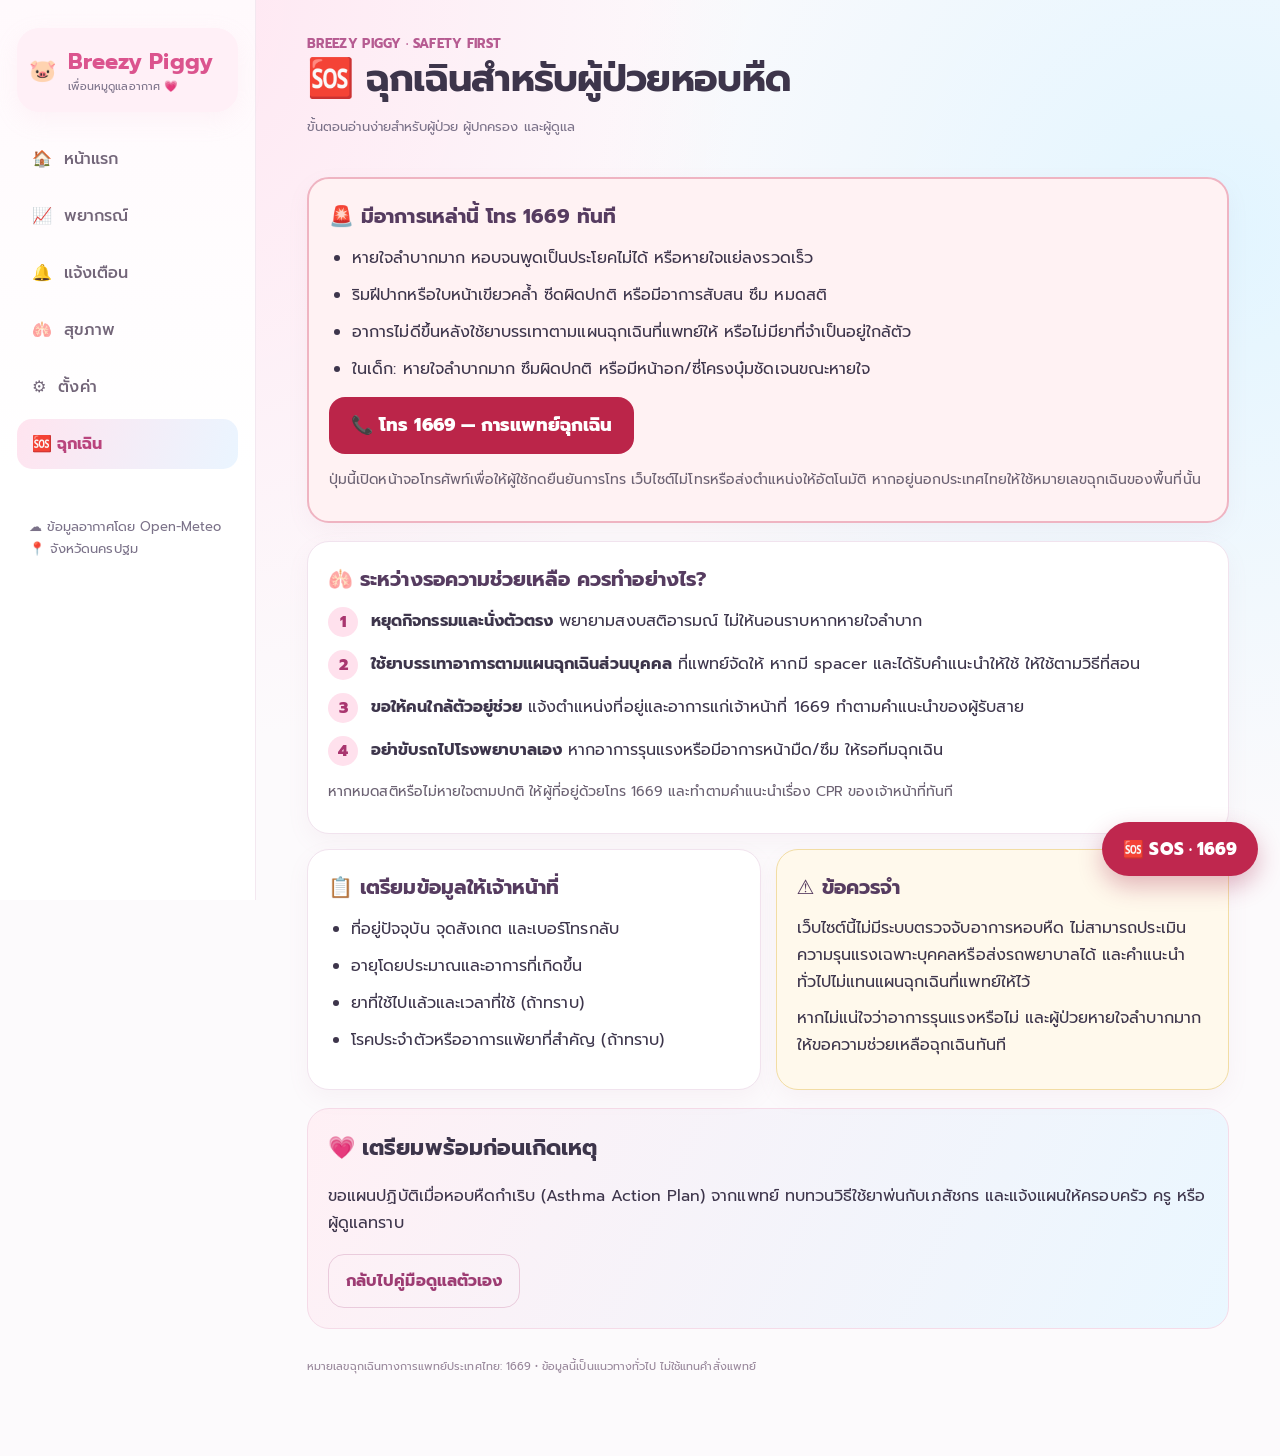
<file: emergency.html>
<!DOCTYPE html>

<html lang="th"><head><meta charset="utf-8"/><meta content="width=device-width,initial-scale=1" name="viewport"/><meta content="#fff3f8" name="theme-color"/><title>ฉุกเฉิน SOS | Breezy Piggy</title><style>@import url('https://fonts.googleapis.com/css2?family=Prompt:wght@400;500;600;700&display=swap');:root{--ink:#44364b;--muted:#85768b;--pink:#f66fa5;--light:#fff3f8;--blue:#dff4ff;--border:#f1e4ec}*{box-sizing:border-box}body{margin:0;background:#fbf9fc;color:var(--ink);font-family:Prompt,system-ui,sans-serif}button,select,input,textarea{font:inherit}button{cursor:pointer}.shell{max-width:1320px;margin:auto;display:grid;grid-template-columns:245px minmax(0,1fr);min-height:100vh}.side{background:#fff;border-right:1px solid var(--border);padding:28px 16px;position:sticky;top:0;height:100vh}.logo{display:flex;gap:12px;align-items:center;padding:10px 8px 28px;color:#db548e;font-size:22px;font-weight:700}.logo small{display:block;font-size:11px;color:var(--muted);font-weight:400}.side a{display:flex;align-items:center;gap:12px;text-decoration:none;color:#736679;padding:13px 15px;border-radius:15px;margin-bottom:7px}.side a.active,.side a:hover{background:#ffebf3;color:#c74682;font-weight:600}.main{padding:34px 38px 110px;min-width:0}.top{display:flex;justify-content:space-between;align-items:center;gap:10px;margin-bottom:22px}.eyebrow{font-size:13px;color:#bb6792;font-weight:600}h1{font-size:clamp(23px,3vw,32px);margin:2px 0 4px}h2{font-size:19px;margin:0 0 15px}p{line-height:1.7}.sub{color:var(--muted);font-size:13px}.chip{background:white;border:1px solid var(--border);padding:9px 13px;border-radius:14px;color:#9d5780;font-size:13px}.grid{display:grid;grid-template-columns:1.35fr 1fr;gap:20px}.stack{display:grid;gap:20px;align-content:start}.card{background:#fff;border:1px solid var(--border);border-radius:25px;padding:23px;box-shadow:0 8px 28px #69415a0b}.hero{background:linear-gradient(125deg,#ffedf5,#e6f7ff);border:1px solid #f8dce9}.hero-content{display:flex;gap:14px;align-items:center;justify-content:space-between}.hero-content>div:first-child{flex:1}.number{font-size:clamp(52px,7vw,84px);font-weight:700;line-height:1.2}.tag{display:inline-block;padding:6px 12px;border-radius:30px;background:#fff;color:#b66a29;font-size:12px;font-weight:600}.pig{width:min(220px,42%);flex:none}.metrics{display:grid;grid-template-columns:repeat(4,1fr);gap:12px}.metric{padding:18px;border-radius:20px;background:#fff;border:1px solid var(--border)}.metric:nth-child(2){background:#f4f0ff}.metric:nth-child(3){background:#fff7e8}.metric:nth-child(4){background:#ebf7ff}.metric .label{font-size:13px;color:#756778}.metric strong{display:block;font-size:25px;margin-top:6px}.metric small{color:var(--muted);font-size:11px}.btn{border:0;border-radius:14px;padding:12px 17px;background:#f66fa5;color:white;font-weight:600}.btn.secondary{background:#ffedf5;color:#b7437b}.btn:disabled{opacity:.5}.notice{background:#f7f2ff;padding:15px;border-radius:17px}.notice.warn{background:#fff3df}.field{display:grid;gap:7px;margin:14px 0}.field label{font-weight:600;font-size:13px}.field select,.field input,.field textarea{width:100%;border:1px solid #e8dce6;background:white;border-radius:13px;padding:12px;color:var(--ink)}.field textarea{min-height:80px}.row{display:flex;align-items:center;gap:10px;flex-wrap:wrap}.between{justify-content:space-between}.muted{color:var(--muted)}.mini{font-size:12px}.forecast-days{display:grid;grid-template-columns:repeat(3,1fr);gap:12px}.day{background:#fff4f8;border-radius:17px;text-align:center;padding:15px}.day strong{display:block;font-size:26px}.symptoms{display:grid;grid-template-columns:repeat(2,1fr);gap:10px}.symptoms label{padding:14px;background:#fff5f9;border-radius:14px}.history{display:grid;gap:9px}.history-item{border:1px solid var(--border);border-radius:14px;padding:12px}.bottom{display:none}.chart{width:100%;height:auto;min-height:210px}.pill{background:#e9f9ef;color:#2c8251;border-radius:12px;padding:6px 11px;font-size:12px}.danger{color:#b83d65}.foot{color:#97869a;font-size:11px;margin-top:28px;line-height:1.8}@media(max-width:950px){.shell{grid-template-columns:1fr}.side{display:none}.main{padding:24px 16px 105px}.bottom{display:flex;position:fixed;z-index:9;bottom:12px;left:12px;right:12px;background:#fff;box-shadow:0 10px 30px #825a7930;border:1px solid var(--border);border-radius:20px;justify-content:space-around;padding:8px 3px}.bottom a{text-decoration:none;color:#8d7b91;font-size:11px;text-align:center;padding:7px 3px;min-width:18%;border-radius:13px}.bottom a.active{background:#ffebf3;color:#cb4e88}.bottom a span{display:block;font-size:20px}.grid{grid-template-columns:1fr}}@media(max-width:600px){.card{padding:17px;border-radius:21px}.metrics{grid-template-columns:repeat(2,1fr)}.hero-content{align-items:center}.pig{width:40%}.number{font-size:54px}.forecast-days{gap:6px}.day{padding:9px}.top{align-items:flex-start}}

/* Breezy Piggy Delight: refreshed visual system */
:root{--ink:#3d354b;--muted:#7b7289;--pink:#ee649b;--light:#fff5fa;--blue:#e0f5ff;--border:#f2e6ef}
body{background:radial-gradient(ellipse at 15% 0%,#ffe7f2 0,transparent 36%),radial-gradient(ellipse at 95% 16%,#e2f5ff 0,transparent 36%),#fcfafc;letter-spacing:.05px}
.shell{max-width:1440px;grid-template-columns:256px minmax(0,1fr)}
.side{border-right:1px solid #f3e8f0;background:linear-gradient(180deg,#fff9fc,#fff 52%);padding:28px 17px}
.logo{background:#fff0f7;border-radius:22px;margin-bottom:22px;padding:17px 12px;box-shadow:0 8px 25px #edb4d220}
.side a{font-weight:500;transition:transform .2s,background .2s,color .2s}
.side a:hover{transform:translateX(4px);background:#fff0f7}
.side a.active{background:linear-gradient(110deg,#ffe4ef,#eaf5ff);color:#b9447d;font-weight:700}
.main{padding:34px clamp(20px,4vw,58px) 80px;max-width:1170px;width:100%;margin:auto}
.top{margin-bottom:26px}
.top h1{font-size:clamp(26px,3vw,38px);letter-spacing:-.7px;line-height:1.25}
.eyebrow{color:#b65b91;font-weight:700;letter-spacing:.3px}
.sub{line-height:1.7}
.card{border:1px solid #f4e6ef;background:#fff;box-shadow:0 10px 32px #9d719318;border-radius:26px;padding:24px;transition:box-shadow .22s,transform .22s}
.card:hover{box-shadow:0 14px 35px #9d719322}
.grid,.stack{gap:18px}
.hero{background:linear-gradient(125deg,#ffe3ef 0%,#fff5fa 55%,#e6f5ff 100%);border:1px solid #fff;position:relative;overflow:hidden;min-height:250px}
.hero:before{content:"";position:absolute;right:-30px;top:-60px;width:220px;height:220px;border-radius:50%;background:#ffffff55;pointer-events:none}
.hero .eyebrow{font-size:15px;color:#a23c76}
.hero-content{position:relative;gap:12px}
.number{font-size:clamp(65px,8vw,98px);font-weight:700;line-height:1.2;color:#5b3d67;letter-spacing:-3px}
.tag{font-weight:700;border-radius:999px;padding:7px 13px}
.pig{width:min(39%,225px);max-height:235px;transform-origin:center bottom;animation:pig-bob 4s ease-in-out infinite;filter:drop-shadow(0 14px 13px #e5a2bd45)}
@keyframes pig-bob{0%,100%{transform:translateY(0) rotate(-1deg)}50%{transform:translateY(-9px) rotate(1deg)}}
.metrics{gap:12px}
.metric{background:#f9f7fc;border:1px solid #f4eaf3;border-radius:20px;padding:17px;transition:transform .2s}
.metric:hover{transform:translateY(-3px)}
.metric:nth-child(1){background:#fff1f5}.metric:nth-child(2){background:#f0f6ff}.metric:nth-child(3){background:#fff8e9}.metric:nth-child(4){background:#effaf5}
.metric strong{color:#43364c}
.notice{border-radius:18px;background:#f1f9ff;padding:17px;line-height:1.7}
.btn{background:#f06a9f;border:0;border-radius:15px;min-height:45px;padding:11px 19px;font-weight:700;box-shadow:0 5px 15px #f2a3c233;transition:transform .18s,filter .18s}
.btn:hover{transform:translateY(-2px);filter:brightness(1.04)}.btn:active{transform:scale(.98)}
.btn.secondary{background:#fff0f7;color:#b4497d;box-shadow:none}
.chip{border:1px solid #f2dce8;background:#fff;border-radius:999px;padding:9px 14px;transition:background .2s}
.chip:hover{background:#fff1f7}
.field input,.field select,.field textarea,select,textarea{border-radius:14px;min-height:45px;border:1px solid #e9dce9;background:#fff;padding:10px 12px}
input:focus-visible,select:focus-visible,textarea:focus-visible,a:focus-visible,button:focus-visible{outline:3px solid #8ccdf5;outline-offset:3px}
.symptoms label{border:1px solid #f3e0ec;border-radius:17px;cursor:pointer;transition:background .2s}
.symptoms label:hover{background:#ffeaf4}
.day{background:linear-gradient(145deg,#fff2f8,#f4f8ff);border:1px solid #f5e4ed;border-radius:18px}
.history-item{background:#fffbfd}
.bottom{backdrop-filter:blur(16px)}
.bottom a{transition:transform .2s}
.bottom a:active{transform:scale(.95)}
@keyframes enter{from{opacity:0;transform:translateY(12px)}to{opacity:1;transform:translateY(0)}}
.main>.grid,.main>.stack,.main>.top{animation:enter .4s ease both}
@media(max-width:950px){.main{padding:23px 16px 112px}.bottom{background:#fffffff0;border-radius:23px;box-shadow:0 12px 35px #8d648a30;padding:8px 4px}.bottom a.active{background:#ffe6f1;color:#a52e71}}
@media(max-width:600px){.top h1{font-size:27px}.card{padding:19px;border-radius:23px}.hero{min-height:240px}.hero-content{gap:4px}.pig{width:43%}.number{font-size:66px}.metrics{gap:10px}.metric{padding:13px}.bottom a{font-size:10px}.bottom a span{font-size:21px}}
@media(prefers-reduced-motion:reduce){*,*:before,*:after{animation:none!important;transition:none!important;scroll-behavior:auto!important}}

/* Care Plus additions */
.sos-float{position:fixed;right:22px;bottom:24px;z-index:1000;background:#bf274e;color:#fff;text-decoration:none;border-radius:999px;padding:14px 21px;font-weight:800;box-shadow:0 10px 25px #a92b5155;display:flex;gap:9px;align-items:center;font-size:17px;transition:transform .2s}
.sos-float:hover{transform:translateY(-3px);background:#a71e42}
.care-banner{background:linear-gradient(115deg,#fff0f5,#eaf7ff);border:1px solid #f5dbe8;border-radius:22px;padding:20px;margin:18px 0;line-height:1.75}
.care-banner h2{margin:0 0 8px;font-size:22px}
.care-grid{display:grid;grid-template-columns:repeat(2,minmax(0,1fr));gap:15px;margin:18px 0}
.care-tile{background:white;border:1px solid #f1e3ee;border-radius:22px;padding:20px;box-shadow:0 8px 22px #b6849b12;line-height:1.75}
.care-tile h2,.care-tile h3{margin:0 0 10px;font-size:20px;color:#563c60}
.care-tile ul,.care-tile ol{padding-left:23px;margin:10px 0}
.care-tile li{margin-bottom:9px}
.care-wide{grid-column:1/-1}
.care-emergency{background:#fff2f3;border:2px solid #efb4c2}
.care-warning{background:#fff9ec;border:1px solid #f2dda4}
.care-tile details{border-top:1px solid #eadfea;padding:12px 0}
.care-tile summary{cursor:pointer;font-weight:700}
.care-tile p{margin:9px 0}
.care-actions{display:flex;flex-wrap:wrap;gap:10px;margin:14px 0}
.care-call{display:inline-flex;align-items:center;justify-content:center;text-decoration:none;background:#bb2549;color:white;border-radius:16px;padding:13px 22px;font-size:18px;font-weight:800;min-height:52px}
.care-link{display:inline-flex;align-items:center;text-decoration:none;border:1px solid #eacbdc;color:#9d3c73;border-radius:16px;padding:12px 17px;font-weight:700}
.care-muted{color:#6b6172;font-size:14px;line-height:1.7}
.care-steps{counter-reset:care;list-style:none;padding:0!important}
.care-steps li{counter-increment:care;position:relative;padding-left:43px;min-height:34px}
.care-steps li:before{content:counter(care);position:absolute;left:0;top:0;background:#ffe1ed;color:#a9366f;border-radius:50%;width:30px;height:30px;display:grid;place-items:center;font-weight:800}
@media(max-width:750px){.care-grid{grid-template-columns:1fr}.care-wide{grid-column:auto}.sos-float{right:14px;bottom:90px;padding:12px 16px;font-size:15px}.care-tile{padding:17px}}
@media(prefers-reduced-motion:reduce){.sos-float{transition:none}}
</style><link href="data:image/svg+xml,%3Csvg xmlns=%27http://www.w3.org/2000/svg%27 viewBox=%270 0 100 100%27%3E%3Ctext y=%27.9em%27 font-size=%2790%27%3E🐷%3C/text%3E%3C/svg%3E" rel="icon"/></head><body><div class="shell"><aside class="side"><div class="logo">🐷 <div>Breezy Piggy<small>เพื่อนหมูดูแลอากาศ 💗</small></div></div><nav><a class="" href="index.html"><span>🏠</span>หน้าแรก</a><a class="" href="forecast.html"><span>📈</span>พยากรณ์</a><a class="" href="alerts.html"><span>🔔</span>แจ้งเตือน</a><a class="" href="health.html"><span>🫁</span>สุขภาพ</a><a class="" href="settings.html"><span>⚙️</span>ตั้งค่า</a><a class="active" href="emergency.html">🆘 ฉุกเฉิน</a></nav><div class="sub" style="margin-top:35px;padding:12px">☁️ ข้อมูลอากาศโดย Open-Meteo<br/>📍 จังหวัดนครปฐม</div></aside><main class="main"><header class="top"><div><div class="eyebrow">BREEZY PIGGY · SAFETY FIRST</div><h1>🆘 ฉุกเฉินสำหรับผู้ป่วยหอบหืด</h1><p class="sub">ขั้นตอนอ่านง่ายสำหรับผู้ป่วย ผู้ปกครอง และผู้ดูแล</p></div></header>
<section class="care-tile care-emergency"><h2>🚨 มีอาการเหล่านี้ โทร 1669 ทันที</h2><ul><li>หายใจลำบากมาก หอบจนพูดเป็นประโยคไม่ได้ หรือหายใจแย่ลงรวดเร็ว</li><li>ริมฝีปากหรือใบหน้าเขียวคล้ำ ซีดผิดปกติ หรือมีอาการสับสน ซึม หมดสติ</li><li>อาการไม่ดีขึ้นหลังใช้ยาบรรเทาตามแผนฉุกเฉินที่แพทย์ให้ หรือไม่มียาที่จำเป็นอยู่ใกล้ตัว</li><li>ในเด็ก: หายใจลำบากมาก ซึมผิดปกติ หรือมีหน้าอก/ซี่โครงบุ๋มชัดเจนขณะหายใจ</li></ul><div class="care-actions"><a class="care-call" href="tel:1669">📞 โทร 1669 — การแพทย์ฉุกเฉิน</a></div><p class="care-muted">ปุ่มนี้เปิดหน้าจอโทรศัพท์เพื่อให้ผู้ใช้กดยืนยันการโทร เว็บไซต์ไม่โทรหรือส่งตำแหน่งให้อัตโนมัติ หากอยู่นอกประเทศไทยให้ใช้หมายเลขฉุกเฉินของพื้นที่นั้น</p></section>
<div class="care-grid"><section class="care-tile care-wide"><h2>🫁 ระหว่างรอความช่วยเหลือ ควรทำอย่างไร?</h2><ol class="care-steps"><li><b>หยุดกิจกรรมและนั่งตัวตรง</b> พยายามสงบสติอารมณ์ ไม่ให้นอนราบหากหายใจลำบาก</li><li><b>ใช้ยาบรรเทาอาการตามแผนฉุกเฉินส่วนบุคคล</b> ที่แพทย์จัดให้ หากมี spacer และได้รับคำแนะนำให้ใช้ ให้ใช้ตามวิธีที่สอน</li><li><b>ขอให้คนใกล้ตัวอยู่ช่วย</b> แจ้งตำแหน่งที่อยู่และอาการแก่เจ้าหน้าที่ 1669 ทำตามคำแนะนำของผู้รับสาย</li><li><b>อย่าขับรถไปโรงพยาบาลเอง</b> หากอาการรุนแรงหรือมีอาการหน้ามืด/ซึม ให้รอทีมฉุกเฉิน</li></ol><p class="care-muted">หากหมดสติหรือไม่หายใจตามปกติ ให้ผู้ที่อยู่ด้วยโทร 1669 และทำตามคำแนะนำเรื่อง CPR ของเจ้าหน้าที่ทันที</p></section>
<section class="care-tile"><h2>📋 เตรียมข้อมูลให้เจ้าหน้าที่</h2><ul><li>ที่อยู่ปัจจุบัน จุดสังเกต และเบอร์โทรกลับ</li><li>อายุโดยประมาณและอาการที่เกิดขึ้น</li><li>ยาที่ใช้ไปแล้วและเวลาที่ใช้ (ถ้าทราบ)</li><li>โรคประจำตัวหรืออาการแพ้ยาที่สำคัญ (ถ้าทราบ)</li></ul></section>
<section class="care-tile care-warning"><h2>⚠️ ข้อควรจำ</h2><p>เว็บไซต์นี้ไม่มีระบบตรวจจับอาการหอบหืด ไม่สามารถประเมินความรุนแรงเฉพาะบุคคลหรือส่งรถพยาบาลได้ และคำแนะนำทั่วไปไม่แทนแผนฉุกเฉินที่แพทย์ให้ไว้</p><p>หากไม่แน่ใจว่าอาการรุนแรงหรือไม่ และผู้ป่วยหายใจลำบากมาก ให้ขอความช่วยเหลือฉุกเฉินทันที</p></section></div>
<div class="care-banner"><h2>💗 เตรียมพร้อมก่อนเกิดเหตุ</h2><p>ขอแผนปฏิบัติเมื่อหอบหืดกำเริบ (Asthma Action Plan) จากแพทย์ ทบทวนวิธีใช้ยาพ่นกับเภสัชกร และแจ้งแผนให้ครอบครัว ครู หรือผู้ดูแลทราบ</p><a class="care-link" href="health.html">กลับไปคู่มือดูแลตัวเอง</a></div><div class="foot">หมายเลขฉุกเฉินทางการแพทย์ประเทศไทย: 1669 • ข้อมูลนี้เป็นแนวทางทั่วไป ไม่ใช้แทนคำสั่งแพทย์</div></main></div><nav class="bottom"><a class="" href="index.html"><span>🏠</span>หน้าแรก</a><a class="" href="forecast.html"><span>📈</span>พยากรณ์</a><a class="" href="alerts.html"><span>🔔</span>แจ้งเตือน</a><a class="" href="health.html"><span>🫁</span>สุขภาพ</a><a class="" href="settings.html"><span>⚙️</span>ตั้งค่า</a><a class="active" href="emergency.html">🆘 ฉุกเฉิน</a></nav><script>const $=id=>document.getElementById(id);const districts={"เมืองนครปฐม":[13.8196,100.0443],"กำแพงแสน":[14.004,99.989],"นครชัยศรี":[13.802,100.184],"ดอนตูม":[13.96,100.08],"บางเลน":[14.02,100.17],"สามพราน":[13.726,100.216],"พุทธมณฑล":[13.789,100.322]};const district=localStorage.getItem('bp_district')||'เมืองนครปฐม';const coord=districts[district]||districts['เมืองนครปฐม'];const store=(k,v)=>localStorage.setItem('bp_'+k,JSON.stringify(v));const read=(k,f)=>{try{return JSON.parse(localStorage.getItem('bp_'+k))??f}catch{return f}};const fmt=(n,d=0)=>n==null?'—':Number(n).toFixed(d);function risk(v){if(v==null)return ['ไม่มีข้อมูล','#8b7c90','ยังไม่สามารถประเมินคุณภาพอากาศได้'];if(v<=50)return ['อากาศดี','#21834e','คุณภาพอากาศอยู่ในเกณฑ์ดี หากมีอาการให้ปฏิบัติตามแผนรักษา'];if(v<=100)return ['ปานกลาง','#a17815','ผู้ป่วยที่ไวต่อมลพิษควรสังเกตอาการ'];if(v<=150)return ['กระทบกลุ่มเสี่ยง','#c16d17','ลดกิจกรรมกลางแจ้งที่ใช้แรงมากหรือเป็นเวลานาน'];if(v<=200)return ['ไม่ดีต่อสุขภาพ','#c64a50','หลีกเลี่ยงกิจกรรมกลางแจ้งที่ใช้แรงมาก'];return ['อันตรายต่อสุขภาพ','#9e305b','หลีกเลี่ยงการสัมผัสมลพิษและปฏิบัติตามแผนแพทย์']}async function air(){let url=`https://air-quality-api.open-meteo.com/v1/air-quality?latitude=${coord[0]}&longitude=${coord[1]}&current=pm2_5,pm10,us_aqi,uv_index,ozone&hourly=pm2_5,us_aqi&timezone=Asia%2FBangkok&past_days=1&forecast_days=3`;let r=await fetch(url);if(!r.ok)throw Error('API HTTP '+r.status);return r.json()}function loadError(e){if($('load-error'))$('load-error').textContent='โหลดข้อมูลไม่สำเร็จ: '+e.message+' กรุณาลองใหม่หรือเช็กอินเทอร์เน็ต'}function chart(times,values){let valid=times.map((t,i)=>({t,v:values[i]})).filter(x=>x.v!=null);if(!valid.length)return '<p>ยังไม่มีข้อมูลกราฟ</p>';let max=Math.max(20,...valid.map(x=>x.v))*1.15;let w=690,h=245,coords=valid.map((x,i)=>[40+i*620/Math.max(1,valid.length-1),205-x.v/max*175]);let path=coords.map((p,i)=>(i?'L':'M')+p.join(' ')).join(' ');let grid=[0,1,2,3,4].map(i=>`<line x1="40" y1="${205-i*43.75}" x2="660" y2="${205-i*43.75}" stroke="#eee4ec"/><text x="5" y="${210-i*43.75}" font-size="12" fill="#87758b">${Math.round(max*i/4)}</text>`).join('');let ticks=[0,Math.floor((valid.length-1)/2),valid.length-1].map(i=>`<text x="${coords[i][0]}" y="232" text-anchor="middle" font-size="12" fill="#87758b">${valid[i].t.slice(5,16).replace('T',' ')}</text>`).join('');return `<svg class="chart" viewBox="0 0 ${w} ${h}" aria-label="กราฟ PM2.5"><path d="${grid}"/>${grid}<path d="${path}" stroke="#f66fa5" stroke-width="3.5" fill="none" stroke-linecap="round"/>${ticks}</svg>`};$('place').textContent=district;function renderHistory(){let a=read('symptoms',[]);$('history').innerHTML=a.length?a.slice().reverse().map(x=>`<div class="history-item"><b>${x.date}</b> · ${x.severity}<div class="mini">${x.symptoms.map(t=>t.replaceAll('<','&lt;')).join(', ')||'ไม่ได้เลือกอาการ'}</div><div class="sub">${x.note.replaceAll('<','&lt;')}</div></div>`).join(''):'<div class="notice">ยังไม่มีประวัติอาการ</div>'}function saveSymptom(){let a=read('symptoms',[]);a.push({date:new Date().toLocaleString('th-TH'),symptoms:[...document.querySelectorAll('input[name=sym]:checked')].map(x=>x.value),severity:$('severity').value,note:$('note').value});store('symptoms',a);$('saved').textContent='บันทึกในเบราว์เซอร์เรียบร้อยแล้ว';renderHistory()}function exportHistory(){let blob=new Blob([JSON.stringify(read('symptoms',[]),null,2)],{type:'application/json'});let a=document.createElement('a');a.href=URL.createObjectURL(blob);a.download='piggy-symptoms.json';a.click();URL.revokeObjectURL(a.href)}renderHistory()</script><a aria-label="เปิดคู่มือฉุกเฉินและโทร 1669" class="sos-float" href="emergency.html">🆘 SOS · 1669</a></body></html>
</file>
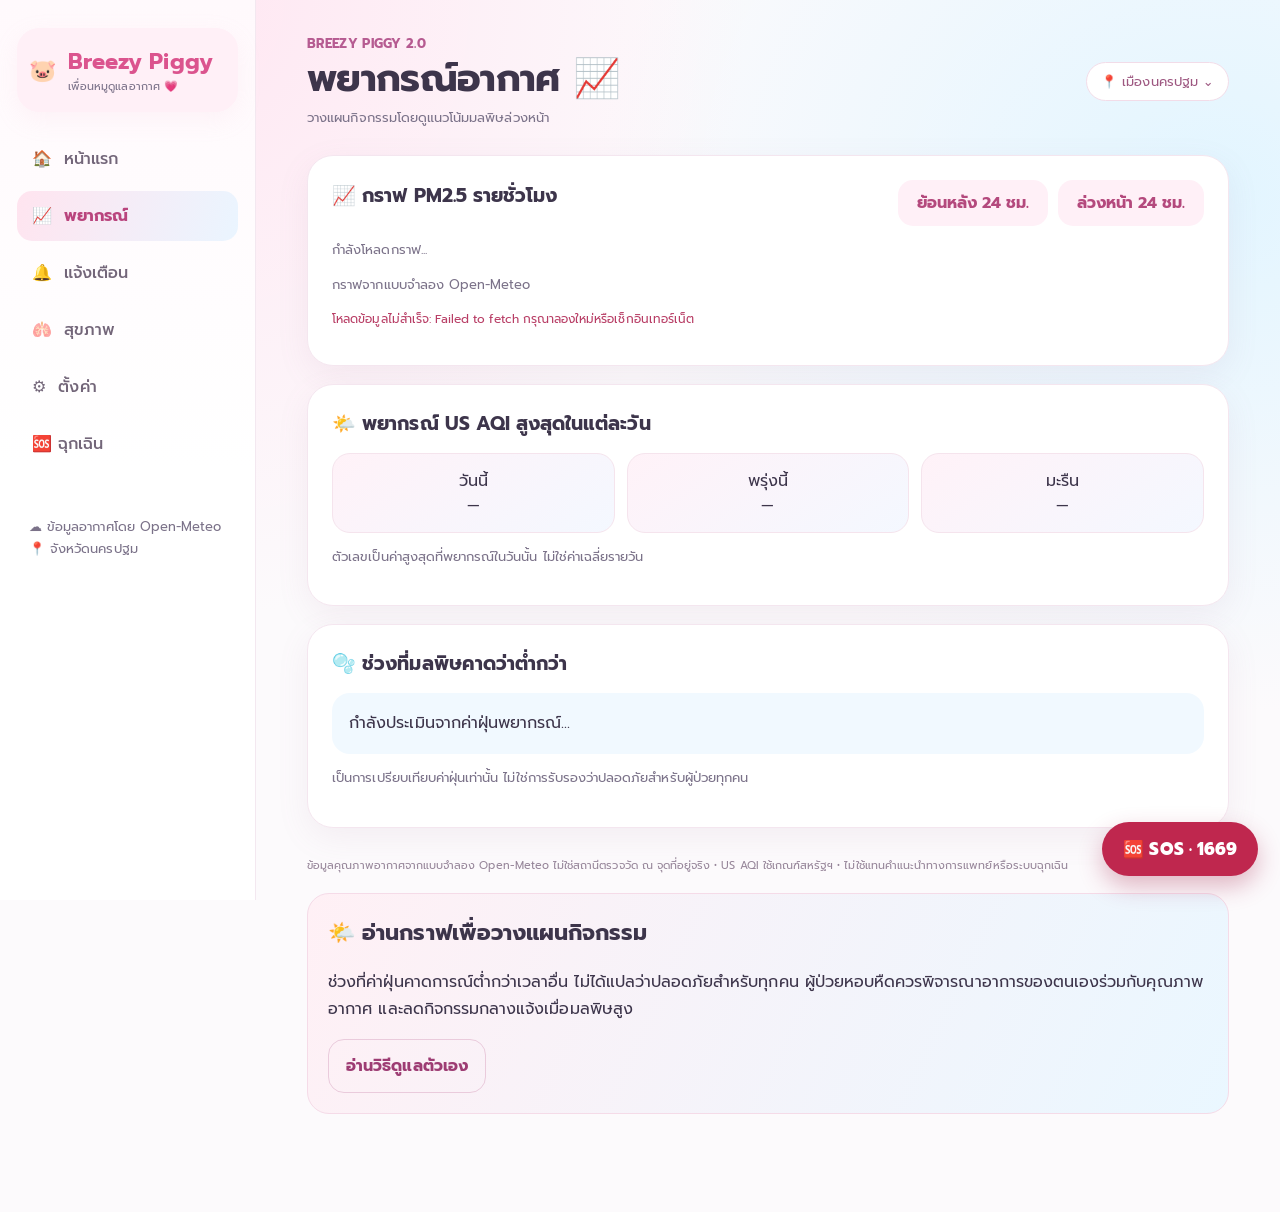
<file: forecast.html>
<!DOCTYPE html>
<html lang="th"><head><meta charset="utf-8"/><meta content="width=device-width,initial-scale=1" name="viewport"/><meta content="#fff3f8" name="theme-color"/><title>พยากรณ์อากาศ 📈 | Breezy Piggy</title><style>@import url('https://fonts.googleapis.com/css2?family=Prompt:wght@400;500;600;700&display=swap');:root{--ink:#44364b;--muted:#85768b;--pink:#f66fa5;--light:#fff3f8;--blue:#dff4ff;--border:#f1e4ec}*{box-sizing:border-box}body{margin:0;background:#fbf9fc;color:var(--ink);font-family:Prompt,system-ui,sans-serif}button,select,input,textarea{font:inherit}button{cursor:pointer}.shell{max-width:1320px;margin:auto;display:grid;grid-template-columns:245px minmax(0,1fr);min-height:100vh}.side{background:#fff;border-right:1px solid var(--border);padding:28px 16px;position:sticky;top:0;height:100vh}.logo{display:flex;gap:12px;align-items:center;padding:10px 8px 28px;color:#db548e;font-size:22px;font-weight:700}.logo small{display:block;font-size:11px;color:var(--muted);font-weight:400}.side a{display:flex;align-items:center;gap:12px;text-decoration:none;color:#736679;padding:13px 15px;border-radius:15px;margin-bottom:7px}.side a.active,.side a:hover{background:#ffebf3;color:#c74682;font-weight:600}.main{padding:34px 38px 110px;min-width:0}.top{display:flex;justify-content:space-between;align-items:center;gap:10px;margin-bottom:22px}.eyebrow{font-size:13px;color:#bb6792;font-weight:600}h1{font-size:clamp(23px,3vw,32px);margin:2px 0 4px}h2{font-size:19px;margin:0 0 15px}p{line-height:1.7}.sub{color:var(--muted);font-size:13px}.chip{background:white;border:1px solid var(--border);padding:9px 13px;border-radius:14px;color:#9d5780;font-size:13px}.grid{display:grid;grid-template-columns:1.35fr 1fr;gap:20px}.stack{display:grid;gap:20px;align-content:start}.card{background:#fff;border:1px solid var(--border);border-radius:25px;padding:23px;box-shadow:0 8px 28px #69415a0b}.hero{background:linear-gradient(125deg,#ffedf5,#e6f7ff);border:1px solid #f8dce9}.hero-content{display:flex;gap:14px;align-items:center;justify-content:space-between}.hero-content>div:first-child{flex:1}.number{font-size:clamp(52px,7vw,84px);font-weight:700;line-height:1.2}.tag{display:inline-block;padding:6px 12px;border-radius:30px;background:#fff;color:#b66a29;font-size:12px;font-weight:600}.pig{width:min(220px,42%);flex:none}.metrics{display:grid;grid-template-columns:repeat(4,1fr);gap:12px}.metric{padding:18px;border-radius:20px;background:#fff;border:1px solid var(--border)}.metric:nth-child(2){background:#f4f0ff}.metric:nth-child(3){background:#fff7e8}.metric:nth-child(4){background:#ebf7ff}.metric .label{font-size:13px;color:#756778}.metric strong{display:block;font-size:25px;margin-top:6px}.metric small{color:var(--muted);font-size:11px}.btn{border:0;border-radius:14px;padding:12px 17px;background:#f66fa5;color:white;font-weight:600}.btn.secondary{background:#ffedf5;color:#b7437b}.btn:disabled{opacity:.5}.notice{background:#f7f2ff;padding:15px;border-radius:17px}.notice.warn{background:#fff3df}.field{display:grid;gap:7px;margin:14px 0}.field label{font-weight:600;font-size:13px}.field select,.field input,.field textarea{width:100%;border:1px solid #e8dce6;background:white;border-radius:13px;padding:12px;color:var(--ink)}.field textarea{min-height:80px}.row{display:flex;align-items:center;gap:10px;flex-wrap:wrap}.between{justify-content:space-between}.muted{color:var(--muted)}.mini{font-size:12px}.forecast-days{display:grid;grid-template-columns:repeat(3,1fr);gap:12px}.day{background:#fff4f8;border-radius:17px;text-align:center;padding:15px}.day strong{display:block;font-size:26px}.symptoms{display:grid;grid-template-columns:repeat(2,1fr);gap:10px}.symptoms label{padding:14px;background:#fff5f9;border-radius:14px}.history{display:grid;gap:9px}.history-item{border:1px solid var(--border);border-radius:14px;padding:12px}.bottom{display:none}.chart{width:100%;height:auto;min-height:210px}.pill{background:#e9f9ef;color:#2c8251;border-radius:12px;padding:6px 11px;font-size:12px}.danger{color:#b83d65}.foot{color:#97869a;font-size:11px;margin-top:28px;line-height:1.8}@media(max-width:950px){.shell{grid-template-columns:1fr}.side{display:none}.main{padding:24px 16px 105px}.bottom{display:flex;position:fixed;z-index:9;bottom:12px;left:12px;right:12px;background:#fff;box-shadow:0 10px 30px #825a7930;border:1px solid var(--border);border-radius:20px;justify-content:space-around;padding:8px 3px}.bottom a{text-decoration:none;color:#8d7b91;font-size:11px;text-align:center;padding:7px 3px;min-width:18%;border-radius:13px}.bottom a.active{background:#ffebf3;color:#cb4e88}.bottom a span{display:block;font-size:20px}.grid{grid-template-columns:1fr}}@media(max-width:600px){.card{padding:17px;border-radius:21px}.metrics{grid-template-columns:repeat(2,1fr)}.hero-content{align-items:center}.pig{width:40%}.number{font-size:54px}.forecast-days{gap:6px}.day{padding:9px}.top{align-items:flex-start}}

/* Breezy Piggy Delight: refreshed visual system */
:root{--ink:#3d354b;--muted:#7b7289;--pink:#ee649b;--light:#fff5fa;--blue:#e0f5ff;--border:#f2e6ef}
body{background:radial-gradient(ellipse at 15% 0%,#ffe7f2 0,transparent 36%),radial-gradient(ellipse at 95% 16%,#e2f5ff 0,transparent 36%),#fcfafc;letter-spacing:.05px}
.shell{max-width:1440px;grid-template-columns:256px minmax(0,1fr)}
.side{border-right:1px solid #f3e8f0;background:linear-gradient(180deg,#fff9fc,#fff 52%);padding:28px 17px}
.logo{background:#fff0f7;border-radius:22px;margin-bottom:22px;padding:17px 12px;box-shadow:0 8px 25px #edb4d220}
.side a{font-weight:500;transition:transform .2s,background .2s,color .2s}
.side a:hover{transform:translateX(4px);background:#fff0f7}
.side a.active{background:linear-gradient(110deg,#ffe4ef,#eaf5ff);color:#b9447d;font-weight:700}
.main{padding:34px clamp(20px,4vw,58px) 80px;max-width:1170px;width:100%;margin:auto}
.top{margin-bottom:26px}
.top h1{font-size:clamp(26px,3vw,38px);letter-spacing:-.7px;line-height:1.25}
.eyebrow{color:#b65b91;font-weight:700;letter-spacing:.3px}
.sub{line-height:1.7}
.card{border:1px solid #f4e6ef;background:#fff;box-shadow:0 10px 32px #9d719318;border-radius:26px;padding:24px;transition:box-shadow .22s,transform .22s}
.card:hover{box-shadow:0 14px 35px #9d719322}
.grid,.stack{gap:18px}
.hero{background:linear-gradient(125deg,#ffe3ef 0%,#fff5fa 55%,#e6f5ff 100%);border:1px solid #fff;position:relative;overflow:hidden;min-height:250px}
.hero:before{content:"";position:absolute;right:-30px;top:-60px;width:220px;height:220px;border-radius:50%;background:#ffffff55;pointer-events:none}
.hero .eyebrow{font-size:15px;color:#a23c76}
.hero-content{position:relative;gap:12px}
.number{font-size:clamp(65px,8vw,98px);font-weight:700;line-height:1.2;color:#5b3d67;letter-spacing:-3px}
.tag{font-weight:700;border-radius:999px;padding:7px 13px}
.pig{width:min(39%,225px);max-height:235px;transform-origin:center bottom;animation:pig-bob 4s ease-in-out infinite;filter:drop-shadow(0 14px 13px #e5a2bd45)}
@keyframes pig-bob{0%,100%{transform:translateY(0) rotate(-1deg)}50%{transform:translateY(-9px) rotate(1deg)}}
.metrics{gap:12px}
.metric{background:#f9f7fc;border:1px solid #f4eaf3;border-radius:20px;padding:17px;transition:transform .2s}
.metric:hover{transform:translateY(-3px)}
.metric:nth-child(1){background:#fff1f5}.metric:nth-child(2){background:#f0f6ff}.metric:nth-child(3){background:#fff8e9}.metric:nth-child(4){background:#effaf5}
.metric strong{color:#43364c}
.notice{border-radius:18px;background:#f1f9ff;padding:17px;line-height:1.7}
.btn{background:#f06a9f;border:0;border-radius:15px;min-height:45px;padding:11px 19px;font-weight:700;box-shadow:0 5px 15px #f2a3c233;transition:transform .18s,filter .18s}
.btn:hover{transform:translateY(-2px);filter:brightness(1.04)}.btn:active{transform:scale(.98)}
.btn.secondary{background:#fff0f7;color:#b4497d;box-shadow:none}
.chip{border:1px solid #f2dce8;background:#fff;border-radius:999px;padding:9px 14px;transition:background .2s}
.chip:hover{background:#fff1f7}
.field input,.field select,.field textarea,select,textarea{border-radius:14px;min-height:45px;border:1px solid #e9dce9;background:#fff;padding:10px 12px}
input:focus-visible,select:focus-visible,textarea:focus-visible,a:focus-visible,button:focus-visible{outline:3px solid #8ccdf5;outline-offset:3px}
.symptoms label{border:1px solid #f3e0ec;border-radius:17px;cursor:pointer;transition:background .2s}
.symptoms label:hover{background:#ffeaf4}
.day{background:linear-gradient(145deg,#fff2f8,#f4f8ff);border:1px solid #f5e4ed;border-radius:18px}
.history-item{background:#fffbfd}
.bottom{backdrop-filter:blur(16px)}
.bottom a{transition:transform .2s}
.bottom a:active{transform:scale(.95)}
@keyframes enter{from{opacity:0;transform:translateY(12px)}to{opacity:1;transform:translateY(0)}}
.main>.grid,.main>.stack,.main>.top{animation:enter .4s ease both}
@media(max-width:950px){.main{padding:23px 16px 112px}.bottom{background:#fffffff0;border-radius:23px;box-shadow:0 12px 35px #8d648a30;padding:8px 4px}.bottom a.active{background:#ffe6f1;color:#a52e71}}
@media(max-width:600px){.top h1{font-size:27px}.card{padding:19px;border-radius:23px}.hero{min-height:240px}.hero-content{gap:4px}.pig{width:43%}.number{font-size:66px}.metrics{gap:10px}.metric{padding:13px}.bottom a{font-size:10px}.bottom a span{font-size:21px}}
@media(prefers-reduced-motion:reduce){*,*:before,*:after{animation:none!important;transition:none!important;scroll-behavior:auto!important}}

/* Care Plus additions */
.sos-float{position:fixed;right:22px;bottom:24px;z-index:1000;background:#bf274e;color:#fff;text-decoration:none;border-radius:999px;padding:14px 21px;font-weight:800;box-shadow:0 10px 25px #a92b5155;display:flex;gap:9px;align-items:center;font-size:17px;transition:transform .2s}
.sos-float:hover{transform:translateY(-3px);background:#a71e42}
.care-banner{background:linear-gradient(115deg,#fff0f5,#eaf7ff);border:1px solid #f5dbe8;border-radius:22px;padding:20px;margin:18px 0;line-height:1.75}
.care-banner h2{margin:0 0 8px;font-size:22px}
.care-grid{display:grid;grid-template-columns:repeat(2,minmax(0,1fr));gap:15px;margin:18px 0}
.care-tile{background:white;border:1px solid #f1e3ee;border-radius:22px;padding:20px;box-shadow:0 8px 22px #b6849b12;line-height:1.75}
.care-tile h2,.care-tile h3{margin:0 0 10px;font-size:20px;color:#563c60}
.care-tile ul,.care-tile ol{padding-left:23px;margin:10px 0}
.care-tile li{margin-bottom:9px}
.care-wide{grid-column:1/-1}
.care-emergency{background:#fff2f3;border:2px solid #efb4c2}
.care-warning{background:#fff9ec;border:1px solid #f2dda4}
.care-tile details{border-top:1px solid #eadfea;padding:12px 0}
.care-tile summary{cursor:pointer;font-weight:700}
.care-tile p{margin:9px 0}
.care-actions{display:flex;flex-wrap:wrap;gap:10px;margin:14px 0}
.care-call{display:inline-flex;align-items:center;justify-content:center;text-decoration:none;background:#bb2549;color:white;border-radius:16px;padding:13px 22px;font-size:18px;font-weight:800;min-height:52px}
.care-link{display:inline-flex;align-items:center;text-decoration:none;border:1px solid #eacbdc;color:#9d3c73;border-radius:16px;padding:12px 17px;font-weight:700}
.care-muted{color:#6b6172;font-size:14px;line-height:1.7}
.care-steps{counter-reset:care;list-style:none;padding:0!important}
.care-steps li{counter-increment:care;position:relative;padding-left:43px;min-height:34px}
.care-steps li:before{content:counter(care);position:absolute;left:0;top:0;background:#ffe1ed;color:#a9366f;border-radius:50%;width:30px;height:30px;display:grid;place-items:center;font-weight:800}
@media(max-width:750px){.care-grid{grid-template-columns:1fr}.care-wide{grid-column:auto}.sos-float{right:14px;bottom:90px;padding:12px 16px;font-size:15px}.care-tile{padding:17px}}
@media(prefers-reduced-motion:reduce){.sos-float{transition:none}}
</style><link href="data:image/svg+xml,%3Csvg xmlns=%27http://www.w3.org/2000/svg%27 viewBox=%270 0 100 100%27%3E%3Ctext y=%27.9em%27 font-size=%2790%27%3E🐷%3C/text%3E%3C/svg%3E" rel="icon"/></head><body><div class="shell"><aside class="side"><div class="logo">🐷 <div>Breezy Piggy<small>เพื่อนหมูดูแลอากาศ 💗</small></div></div><nav><a class="" href="index.html"><span>🏠</span>หน้าแรก</a><a class="active" href="forecast.html"><span>📈</span>พยากรณ์</a><a class="" href="alerts.html"><span>🔔</span>แจ้งเตือน</a><a class="" href="health.html"><span>🫁</span>สุขภาพ</a><a class="" href="settings.html"><span>⚙️</span>ตั้งค่า</a><a href="emergency.html">🆘 ฉุกเฉิน</a></nav><div class="sub" style="margin-top:35px;padding:12px">☁️ ข้อมูลอากาศโดย Open-Meteo<br/>📍 จังหวัดนครปฐม</div></aside><main class="main"><header class="top"><div><div class="eyebrow">BREEZY PIGGY 2.0</div><h1>พยากรณ์อากาศ 📈</h1><div class="sub">วางแผนกิจกรรมโดยดูแนวโน้มมลพิษล่วงหน้า</div></div><a class="chip" href="settings.html" style="text-decoration:none">📍 <span id="place">นครปฐม</span> ⌄</a></header><div class="stack"><div class="card"><div class="row between"><h2>📈 กราฟ PM2.5 รายชั่วโมง</h2><div class="row"><button class="btn secondary" onclick="showChart('past')">ย้อนหลัง 24 ชม.</button><button class="btn secondary" onclick="showChart('future')">ล่วงหน้า 24 ชม.</button></div></div><div id="chart"><p class="sub">กำลังโหลดกราฟ...</p></div><p class="sub" id="period">กราฟจากแบบจำลอง Open-Meteo</p><p class="danger mini" id="load-error"></p></div><div class="card"><h2>🌤️ พยากรณ์ US AQI สูงสุดในแต่ละวัน</h2><div class="forecast-days" id="days"><div class="day">วันนี้<br/>—</div><div class="day">พรุ่งนี้<br/>—</div><div class="day">มะรืน<br/>—</div></div><p class="sub">ตัวเลขเป็นค่าสูงสุดที่พยากรณ์ในวันนั้น ไม่ใช่ค่าเฉลี่ยรายวัน</p></div><div class="card"><h2>🫧 ช่วงที่มลพิษคาดว่าต่ำกว่า</h2><div class="notice" id="best">กำลังประเมินจากค่าฝุ่นพยากรณ์...</div><p class="sub">เป็นการเปรียบเทียบค่าฝุ่นเท่านั้น ไม่ใช่การรับรองว่าปลอดภัยสำหรับผู้ป่วยทุกคน</p></div></div><div class="foot">ข้อมูลคุณภาพอากาศจากแบบจำลอง Open-Meteo ไม่ใช่สถานีตรวจวัด ณ จุดที่อยู่จริง • US AQI ใช้เกณฑ์สหรัฐฯ • ไม่ใช้แทนคำแนะนำทางการแพทย์หรือระบบฉุกเฉิน</div><div class="care-banner"><h2>🌤️ อ่านกราฟเพื่อวางแผนกิจกรรม</h2><p>ช่วงที่ค่าฝุ่นคาดการณ์ต่ำกว่าเวลาอื่น ไม่ได้แปลว่าปลอดภัยสำหรับทุกคน ผู้ป่วยหอบหืดควรพิจารณาอาการของตนเองร่วมกับคุณภาพอากาศ และลดกิจกรรมกลางแจ้งเมื่อมลพิษสูง</p><a class="care-link" href="health.html">อ่านวิธีดูแลตัวเอง</a></div></main></div><nav class="bottom"><a class="" href="index.html"><span>🏠</span>หน้าแรก</a><a class="active" href="forecast.html"><span>📈</span>พยากรณ์</a><a class="" href="alerts.html"><span>🔔</span>แจ้งเตือน</a><a class="" href="health.html"><span>🫁</span>สุขภาพ</a><a class="" href="settings.html"><span>⚙️</span>ตั้งค่า</a><a href="emergency.html">🆘 ฉุกเฉิน</a></nav><script>const $=id=>document.getElementById(id);const districts={"เมืองนครปฐม":[13.8196,100.0443],"กำแพงแสน":[14.004,99.989],"นครชัยศรี":[13.802,100.184],"ดอนตูม":[13.96,100.08],"บางเลน":[14.02,100.17],"สามพราน":[13.726,100.216],"พุทธมณฑล":[13.789,100.322]};const district=localStorage.getItem('bp_district')||'เมืองนครปฐม';const coord=districts[district]||districts['เมืองนครปฐม'];const store=(k,v)=>localStorage.setItem('bp_'+k,JSON.stringify(v));const read=(k,f)=>{try{return JSON.parse(localStorage.getItem('bp_'+k))??f}catch{return f}};const fmt=(n,d=0)=>n==null?'—':Number(n).toFixed(d);function risk(v){if(v==null)return ['ไม่มีข้อมูล','#8b7c90','ยังไม่สามารถประเมินคุณภาพอากาศได้'];if(v<=50)return ['อากาศดี','#21834e','คุณภาพอากาศอยู่ในเกณฑ์ดี หากมีอาการให้ปฏิบัติตามแผนรักษา'];if(v<=100)return ['ปานกลาง','#a17815','ผู้ป่วยที่ไวต่อมลพิษควรสังเกตอาการ'];if(v<=150)return ['กระทบกลุ่มเสี่ยง','#c16d17','ลดกิจกรรมกลางแจ้งที่ใช้แรงมากหรือเป็นเวลานาน'];if(v<=200)return ['ไม่ดีต่อสุขภาพ','#c64a50','หลีกเลี่ยงกิจกรรมกลางแจ้งที่ใช้แรงมาก'];return ['อันตรายต่อสุขภาพ','#9e305b','หลีกเลี่ยงการสัมผัสมลพิษและปฏิบัติตามแผนแพทย์']}async function air(){let url=`https://air-quality-api.open-meteo.com/v1/air-quality?latitude=${coord[0]}&longitude=${coord[1]}&current=pm2_5,pm10,us_aqi,uv_index,ozone&hourly=pm2_5,us_aqi&timezone=Asia%2FBangkok&past_days=1&forecast_days=3`;let r=await fetch(url);if(!r.ok)throw Error('API HTTP '+r.status);return r.json()}function loadError(e){if($('load-error'))$('load-error').textContent='โหลดข้อมูลไม่สำเร็จ: '+e.message+' กรุณาลองใหม่หรือเช็กอินเทอร์เน็ต'}function chart(times,values){let valid=times.map((t,i)=>({t,v:values[i]})).filter(x=>x.v!=null);if(!valid.length)return '<p>ยังไม่มีข้อมูลกราฟ</p>';let max=Math.max(20,...valid.map(x=>x.v))*1.15;let w=690,h=245,coords=valid.map((x,i)=>[40+i*620/Math.max(1,valid.length-1),205-x.v/max*175]);let path=coords.map((p,i)=>(i?'L':'M')+p.join(' ')).join(' ');let grid=[0,1,2,3,4].map(i=>`<line x1="40" y1="${205-i*43.75}" x2="660" y2="${205-i*43.75}" stroke="#eee4ec"/><text x="5" y="${210-i*43.75}" font-size="12" fill="#87758b">${Math.round(max*i/4)}</text>`).join('');let ticks=[0,Math.floor((valid.length-1)/2),valid.length-1].map(i=>`<text x="${coords[i][0]}" y="232" text-anchor="middle" font-size="12" fill="#87758b">${valid[i].t.slice(5,16).replace('T',' ')}</text>`).join('');return `<svg class="chart" viewBox="0 0 ${w} ${h}" aria-label="กราฟ PM2.5"><path d="${grid}"/>${grid}<path d="${path}" stroke="#f66fa5" stroke-width="3.5" fill="none" stroke-linecap="round"/>${ticks}</svg>`};$('place').textContent=district;let data=null;function showChart(mode){if(!data)return;let h=data.hourly||{},now=(data.current?.time||'').slice(0,13);let idx=h.time.findIndex(t=>t>=now);if(idx<0)idx=24;let a=mode==='past'?Math.max(0,idx-24):idx,b=mode==='past'?idx:idx+24;$('chart').innerHTML=chart(h.time.slice(a,b),h.pm2_5.slice(a,b));$('period').textContent=mode==='past'?'ย้อนหลัง 24 ชั่วโมง (ข้อมูลแบบจำลอง)':'พยากรณ์ล่วงหน้า 24 ชั่วโมง'}air().then(d=>{data=d;showChart('future');let h=d.hourly||{};let days=[];for(let n=0;n<3;n++){let date=new Date(Date.now()+n*86400000).toLocaleDateString('sv-SE',{timeZone:'Asia/Bangkok'});let a=h.time.map((t,i)=>t.startsWith(date)?h.us_aqi[i]:null).filter(v=>v!=null);days.push(`<div class="day"><span class="sub">${['วันนี้','พรุ่งนี้','มะรืน'][n]}</span><strong>${a.length?Math.max(...a):'—'}</strong><span class="mini">US AQI</span></div>`)}$('days').innerHTML=days.join('');let now=(d.current?.time||'').slice(0,13);let upcoming=h.time.map((t,i)=>({t,v:h.pm2_5[i]})).filter(x=>x.t>=now&&x.v!=null).slice(0,24).sort((a,b)=>a.v-b.v);if(upcoming.length)$('best').textContent='คาดว่าค่า PM2.5 ต่ำสุดใน 24 ชั่วโมงข้างหน้า: '+upcoming[0].t.replace('T',' เวลา ')+' น. ('+fmt(upcoming[0].v,1)+' µg/m³)'}).catch(loadError)</script><a aria-label="เปิดคู่มือฉุกเฉินและโทร 1669" class="sos-float" href="emergency.html">🆘 SOS · 1669</a></body></html>
</file>
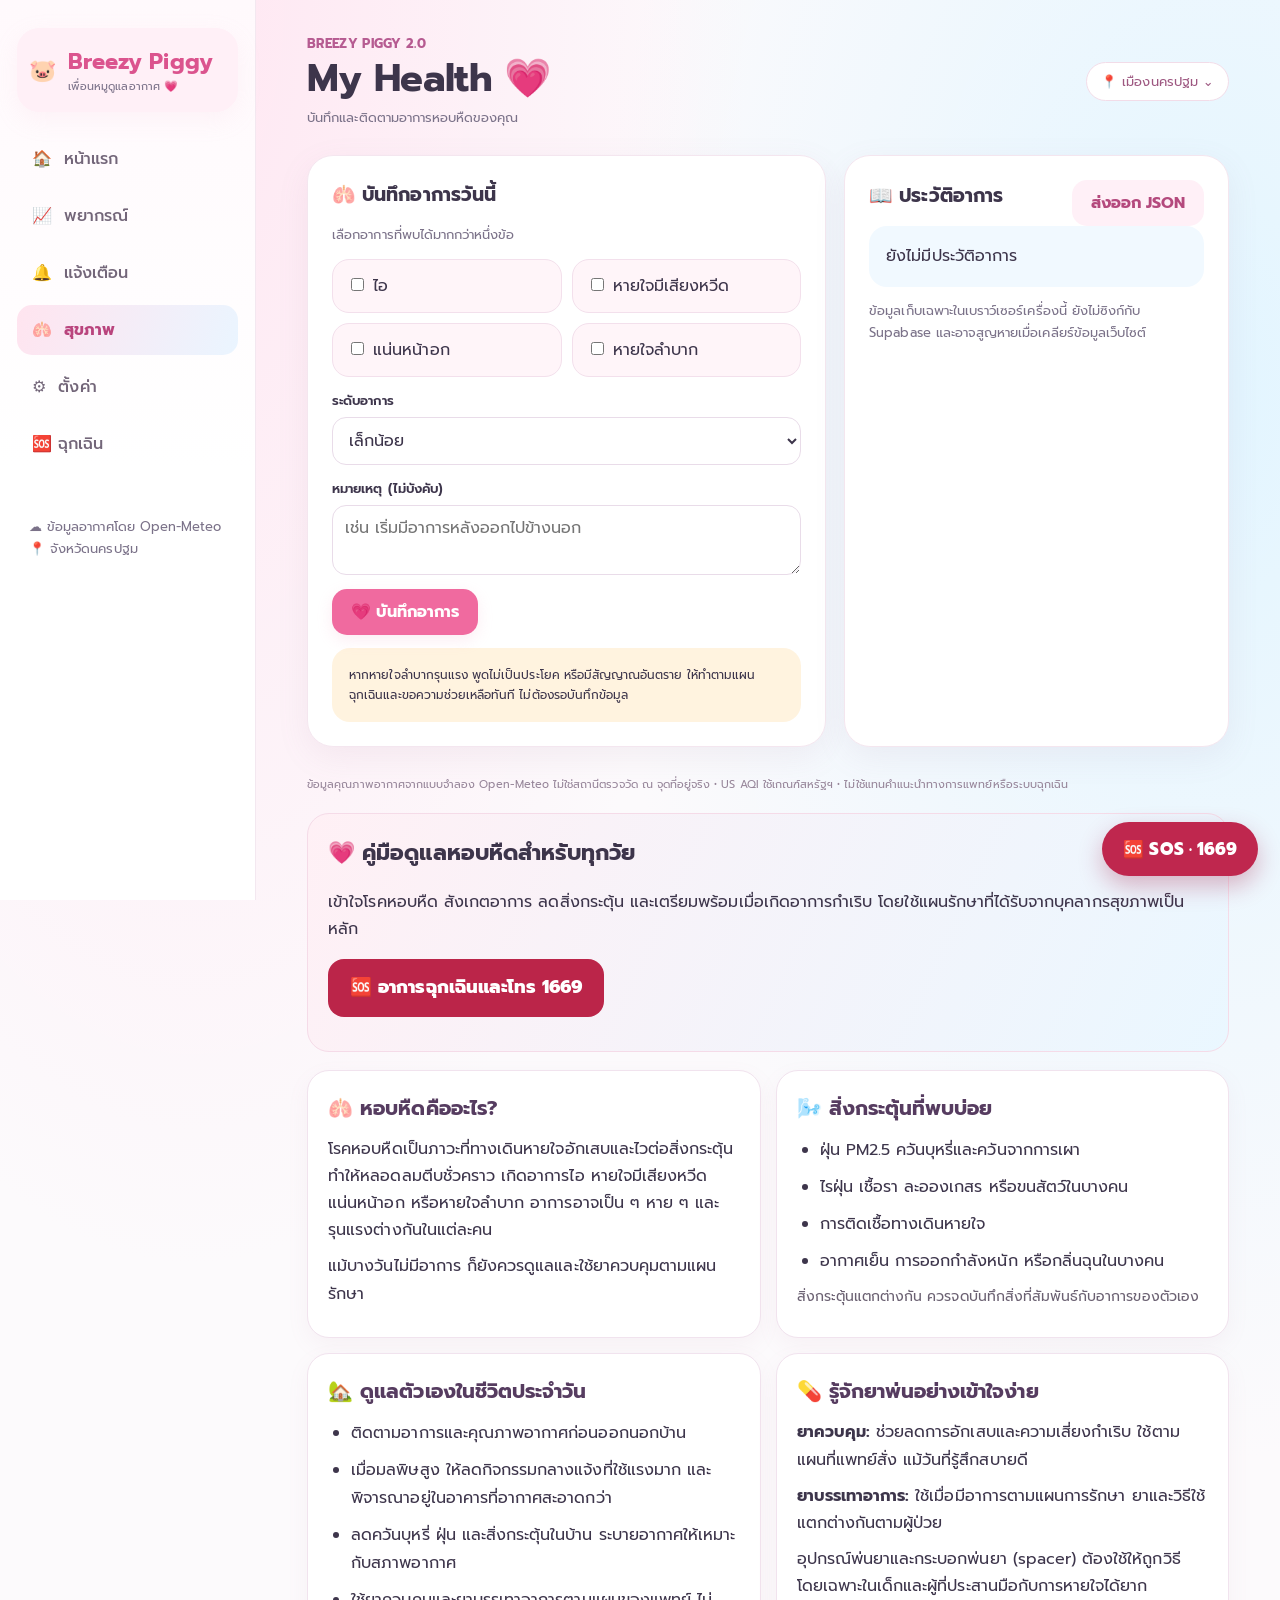
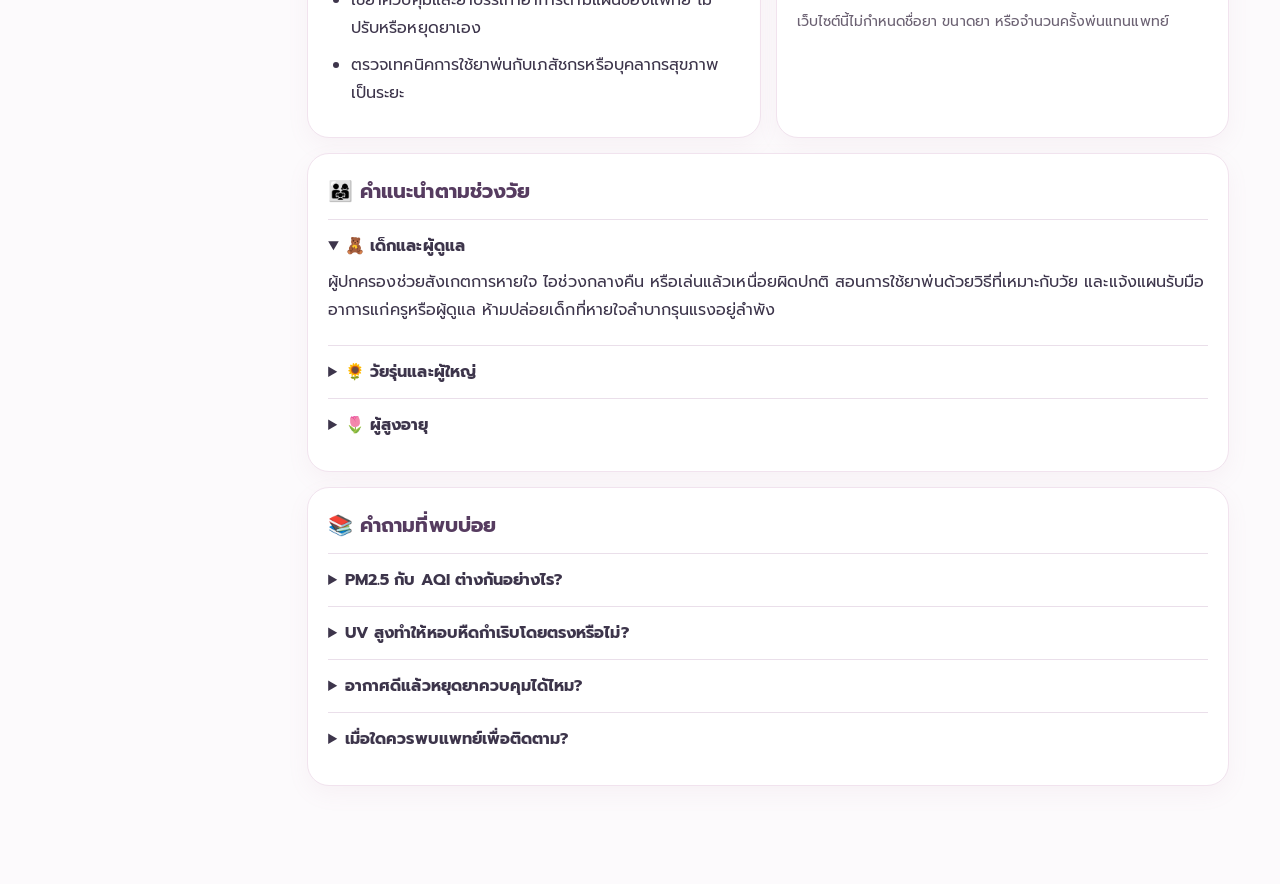
<file: health.html>
<!DOCTYPE html>
<html lang="th"><head><meta charset="utf-8"/><meta content="width=device-width,initial-scale=1" name="viewport"/><meta content="#fff3f8" name="theme-color"/><title>My Health 💗 | Breezy Piggy</title><style>@import url('https://fonts.googleapis.com/css2?family=Prompt:wght@400;500;600;700&display=swap');:root{--ink:#44364b;--muted:#85768b;--pink:#f66fa5;--light:#fff3f8;--blue:#dff4ff;--border:#f1e4ec}*{box-sizing:border-box}body{margin:0;background:#fbf9fc;color:var(--ink);font-family:Prompt,system-ui,sans-serif}button,select,input,textarea{font:inherit}button{cursor:pointer}.shell{max-width:1320px;margin:auto;display:grid;grid-template-columns:245px minmax(0,1fr);min-height:100vh}.side{background:#fff;border-right:1px solid var(--border);padding:28px 16px;position:sticky;top:0;height:100vh}.logo{display:flex;gap:12px;align-items:center;padding:10px 8px 28px;color:#db548e;font-size:22px;font-weight:700}.logo small{display:block;font-size:11px;color:var(--muted);font-weight:400}.side a{display:flex;align-items:center;gap:12px;text-decoration:none;color:#736679;padding:13px 15px;border-radius:15px;margin-bottom:7px}.side a.active,.side a:hover{background:#ffebf3;color:#c74682;font-weight:600}.main{padding:34px 38px 110px;min-width:0}.top{display:flex;justify-content:space-between;align-items:center;gap:10px;margin-bottom:22px}.eyebrow{font-size:13px;color:#bb6792;font-weight:600}h1{font-size:clamp(23px,3vw,32px);margin:2px 0 4px}h2{font-size:19px;margin:0 0 15px}p{line-height:1.7}.sub{color:var(--muted);font-size:13px}.chip{background:white;border:1px solid var(--border);padding:9px 13px;border-radius:14px;color:#9d5780;font-size:13px}.grid{display:grid;grid-template-columns:1.35fr 1fr;gap:20px}.stack{display:grid;gap:20px;align-content:start}.card{background:#fff;border:1px solid var(--border);border-radius:25px;padding:23px;box-shadow:0 8px 28px #69415a0b}.hero{background:linear-gradient(125deg,#ffedf5,#e6f7ff);border:1px solid #f8dce9}.hero-content{display:flex;gap:14px;align-items:center;justify-content:space-between}.hero-content>div:first-child{flex:1}.number{font-size:clamp(52px,7vw,84px);font-weight:700;line-height:1.2}.tag{display:inline-block;padding:6px 12px;border-radius:30px;background:#fff;color:#b66a29;font-size:12px;font-weight:600}.pig{width:min(220px,42%);flex:none}.metrics{display:grid;grid-template-columns:repeat(4,1fr);gap:12px}.metric{padding:18px;border-radius:20px;background:#fff;border:1px solid var(--border)}.metric:nth-child(2){background:#f4f0ff}.metric:nth-child(3){background:#fff7e8}.metric:nth-child(4){background:#ebf7ff}.metric .label{font-size:13px;color:#756778}.metric strong{display:block;font-size:25px;margin-top:6px}.metric small{color:var(--muted);font-size:11px}.btn{border:0;border-radius:14px;padding:12px 17px;background:#f66fa5;color:white;font-weight:600}.btn.secondary{background:#ffedf5;color:#b7437b}.btn:disabled{opacity:.5}.notice{background:#f7f2ff;padding:15px;border-radius:17px}.notice.warn{background:#fff3df}.field{display:grid;gap:7px;margin:14px 0}.field label{font-weight:600;font-size:13px}.field select,.field input,.field textarea{width:100%;border:1px solid #e8dce6;background:white;border-radius:13px;padding:12px;color:var(--ink)}.field textarea{min-height:80px}.row{display:flex;align-items:center;gap:10px;flex-wrap:wrap}.between{justify-content:space-between}.muted{color:var(--muted)}.mini{font-size:12px}.forecast-days{display:grid;grid-template-columns:repeat(3,1fr);gap:12px}.day{background:#fff4f8;border-radius:17px;text-align:center;padding:15px}.day strong{display:block;font-size:26px}.symptoms{display:grid;grid-template-columns:repeat(2,1fr);gap:10px}.symptoms label{padding:14px;background:#fff5f9;border-radius:14px}.history{display:grid;gap:9px}.history-item{border:1px solid var(--border);border-radius:14px;padding:12px}.bottom{display:none}.chart{width:100%;height:auto;min-height:210px}.pill{background:#e9f9ef;color:#2c8251;border-radius:12px;padding:6px 11px;font-size:12px}.danger{color:#b83d65}.foot{color:#97869a;font-size:11px;margin-top:28px;line-height:1.8}@media(max-width:950px){.shell{grid-template-columns:1fr}.side{display:none}.main{padding:24px 16px 105px}.bottom{display:flex;position:fixed;z-index:9;bottom:12px;left:12px;right:12px;background:#fff;box-shadow:0 10px 30px #825a7930;border:1px solid var(--border);border-radius:20px;justify-content:space-around;padding:8px 3px}.bottom a{text-decoration:none;color:#8d7b91;font-size:11px;text-align:center;padding:7px 3px;min-width:18%;border-radius:13px}.bottom a.active{background:#ffebf3;color:#cb4e88}.bottom a span{display:block;font-size:20px}.grid{grid-template-columns:1fr}}@media(max-width:600px){.card{padding:17px;border-radius:21px}.metrics{grid-template-columns:repeat(2,1fr)}.hero-content{align-items:center}.pig{width:40%}.number{font-size:54px}.forecast-days{gap:6px}.day{padding:9px}.top{align-items:flex-start}}

/* Breezy Piggy Delight: refreshed visual system */
:root{--ink:#3d354b;--muted:#7b7289;--pink:#ee649b;--light:#fff5fa;--blue:#e0f5ff;--border:#f2e6ef}
body{background:radial-gradient(ellipse at 15% 0%,#ffe7f2 0,transparent 36%),radial-gradient(ellipse at 95% 16%,#e2f5ff 0,transparent 36%),#fcfafc;letter-spacing:.05px}
.shell{max-width:1440px;grid-template-columns:256px minmax(0,1fr)}
.side{border-right:1px solid #f3e8f0;background:linear-gradient(180deg,#fff9fc,#fff 52%);padding:28px 17px}
.logo{background:#fff0f7;border-radius:22px;margin-bottom:22px;padding:17px 12px;box-shadow:0 8px 25px #edb4d220}
.side a{font-weight:500;transition:transform .2s,background .2s,color .2s}
.side a:hover{transform:translateX(4px);background:#fff0f7}
.side a.active{background:linear-gradient(110deg,#ffe4ef,#eaf5ff);color:#b9447d;font-weight:700}
.main{padding:34px clamp(20px,4vw,58px) 80px;max-width:1170px;width:100%;margin:auto}
.top{margin-bottom:26px}
.top h1{font-size:clamp(26px,3vw,38px);letter-spacing:-.7px;line-height:1.25}
.eyebrow{color:#b65b91;font-weight:700;letter-spacing:.3px}
.sub{line-height:1.7}
.card{border:1px solid #f4e6ef;background:#fff;box-shadow:0 10px 32px #9d719318;border-radius:26px;padding:24px;transition:box-shadow .22s,transform .22s}
.card:hover{box-shadow:0 14px 35px #9d719322}
.grid,.stack{gap:18px}
.hero{background:linear-gradient(125deg,#ffe3ef 0%,#fff5fa 55%,#e6f5ff 100%);border:1px solid #fff;position:relative;overflow:hidden;min-height:250px}
.hero:before{content:"";position:absolute;right:-30px;top:-60px;width:220px;height:220px;border-radius:50%;background:#ffffff55;pointer-events:none}
.hero .eyebrow{font-size:15px;color:#a23c76}
.hero-content{position:relative;gap:12px}
.number{font-size:clamp(65px,8vw,98px);font-weight:700;line-height:1.2;color:#5b3d67;letter-spacing:-3px}
.tag{font-weight:700;border-radius:999px;padding:7px 13px}
.pig{width:min(39%,225px);max-height:235px;transform-origin:center bottom;animation:pig-bob 4s ease-in-out infinite;filter:drop-shadow(0 14px 13px #e5a2bd45)}
@keyframes pig-bob{0%,100%{transform:translateY(0) rotate(-1deg)}50%{transform:translateY(-9px) rotate(1deg)}}
.metrics{gap:12px}
.metric{background:#f9f7fc;border:1px solid #f4eaf3;border-radius:20px;padding:17px;transition:transform .2s}
.metric:hover{transform:translateY(-3px)}
.metric:nth-child(1){background:#fff1f5}.metric:nth-child(2){background:#f0f6ff}.metric:nth-child(3){background:#fff8e9}.metric:nth-child(4){background:#effaf5}
.metric strong{color:#43364c}
.notice{border-radius:18px;background:#f1f9ff;padding:17px;line-height:1.7}
.btn{background:#f06a9f;border:0;border-radius:15px;min-height:45px;padding:11px 19px;font-weight:700;box-shadow:0 5px 15px #f2a3c233;transition:transform .18s,filter .18s}
.btn:hover{transform:translateY(-2px);filter:brightness(1.04)}.btn:active{transform:scale(.98)}
.btn.secondary{background:#fff0f7;color:#b4497d;box-shadow:none}
.chip{border:1px solid #f2dce8;background:#fff;border-radius:999px;padding:9px 14px;transition:background .2s}
.chip:hover{background:#fff1f7}
.field input,.field select,.field textarea,select,textarea{border-radius:14px;min-height:45px;border:1px solid #e9dce9;background:#fff;padding:10px 12px}
input:focus-visible,select:focus-visible,textarea:focus-visible,a:focus-visible,button:focus-visible{outline:3px solid #8ccdf5;outline-offset:3px}
.symptoms label{border:1px solid #f3e0ec;border-radius:17px;cursor:pointer;transition:background .2s}
.symptoms label:hover{background:#ffeaf4}
.day{background:linear-gradient(145deg,#fff2f8,#f4f8ff);border:1px solid #f5e4ed;border-radius:18px}
.history-item{background:#fffbfd}
.bottom{backdrop-filter:blur(16px)}
.bottom a{transition:transform .2s}
.bottom a:active{transform:scale(.95)}
@keyframes enter{from{opacity:0;transform:translateY(12px)}to{opacity:1;transform:translateY(0)}}
.main>.grid,.main>.stack,.main>.top{animation:enter .4s ease both}
@media(max-width:950px){.main{padding:23px 16px 112px}.bottom{background:#fffffff0;border-radius:23px;box-shadow:0 12px 35px #8d648a30;padding:8px 4px}.bottom a.active{background:#ffe6f1;color:#a52e71}}
@media(max-width:600px){.top h1{font-size:27px}.card{padding:19px;border-radius:23px}.hero{min-height:240px}.hero-content{gap:4px}.pig{width:43%}.number{font-size:66px}.metrics{gap:10px}.metric{padding:13px}.bottom a{font-size:10px}.bottom a span{font-size:21px}}
@media(prefers-reduced-motion:reduce){*,*:before,*:after{animation:none!important;transition:none!important;scroll-behavior:auto!important}}

/* Care Plus additions */
.sos-float{position:fixed;right:22px;bottom:24px;z-index:1000;background:#bf274e;color:#fff;text-decoration:none;border-radius:999px;padding:14px 21px;font-weight:800;box-shadow:0 10px 25px #a92b5155;display:flex;gap:9px;align-items:center;font-size:17px;transition:transform .2s}
.sos-float:hover{transform:translateY(-3px);background:#a71e42}
.care-banner{background:linear-gradient(115deg,#fff0f5,#eaf7ff);border:1px solid #f5dbe8;border-radius:22px;padding:20px;margin:18px 0;line-height:1.75}
.care-banner h2{margin:0 0 8px;font-size:22px}
.care-grid{display:grid;grid-template-columns:repeat(2,minmax(0,1fr));gap:15px;margin:18px 0}
.care-tile{background:white;border:1px solid #f1e3ee;border-radius:22px;padding:20px;box-shadow:0 8px 22px #b6849b12;line-height:1.75}
.care-tile h2,.care-tile h3{margin:0 0 10px;font-size:20px;color:#563c60}
.care-tile ul,.care-tile ol{padding-left:23px;margin:10px 0}
.care-tile li{margin-bottom:9px}
.care-wide{grid-column:1/-1}
.care-emergency{background:#fff2f3;border:2px solid #efb4c2}
.care-warning{background:#fff9ec;border:1px solid #f2dda4}
.care-tile details{border-top:1px solid #eadfea;padding:12px 0}
.care-tile summary{cursor:pointer;font-weight:700}
.care-tile p{margin:9px 0}
.care-actions{display:flex;flex-wrap:wrap;gap:10px;margin:14px 0}
.care-call{display:inline-flex;align-items:center;justify-content:center;text-decoration:none;background:#bb2549;color:white;border-radius:16px;padding:13px 22px;font-size:18px;font-weight:800;min-height:52px}
.care-link{display:inline-flex;align-items:center;text-decoration:none;border:1px solid #eacbdc;color:#9d3c73;border-radius:16px;padding:12px 17px;font-weight:700}
.care-muted{color:#6b6172;font-size:14px;line-height:1.7}
.care-steps{counter-reset:care;list-style:none;padding:0!important}
.care-steps li{counter-increment:care;position:relative;padding-left:43px;min-height:34px}
.care-steps li:before{content:counter(care);position:absolute;left:0;top:0;background:#ffe1ed;color:#a9366f;border-radius:50%;width:30px;height:30px;display:grid;place-items:center;font-weight:800}
@media(max-width:750px){.care-grid{grid-template-columns:1fr}.care-wide{grid-column:auto}.sos-float{right:14px;bottom:90px;padding:12px 16px;font-size:15px}.care-tile{padding:17px}}
@media(prefers-reduced-motion:reduce){.sos-float{transition:none}}
</style><link href="data:image/svg+xml,%3Csvg xmlns=%27http://www.w3.org/2000/svg%27 viewBox=%270 0 100 100%27%3E%3Ctext y=%27.9em%27 font-size=%2790%27%3E🐷%3C/text%3E%3C/svg%3E" rel="icon"/></head><body><div class="shell"><aside class="side"><div class="logo">🐷 <div>Breezy Piggy<small>เพื่อนหมูดูแลอากาศ 💗</small></div></div><nav><a class="" href="index.html"><span>🏠</span>หน้าแรก</a><a class="" href="forecast.html"><span>📈</span>พยากรณ์</a><a class="" href="alerts.html"><span>🔔</span>แจ้งเตือน</a><a class="active" href="health.html"><span>🫁</span>สุขภาพ</a><a class="" href="settings.html"><span>⚙️</span>ตั้งค่า</a><a href="emergency.html">🆘 ฉุกเฉิน</a></nav><div class="sub" style="margin-top:35px;padding:12px">☁️ ข้อมูลอากาศโดย Open-Meteo<br/>📍 จังหวัดนครปฐม</div></aside><main class="main"><header class="top"><div><div class="eyebrow">BREEZY PIGGY 2.0</div><h1>My Health 💗</h1><div class="sub">บันทึกและติดตามอาการหอบหืดของคุณ</div></div><a class="chip" href="settings.html" style="text-decoration:none">📍 <span id="place">นครปฐม</span> ⌄</a></header><div class="grid"><section class="card"><h2>🫁 บันทึกอาการวันนี้</h2><p class="sub">เลือกอาการที่พบได้มากกว่าหนึ่งข้อ</p><div class="symptoms"><label><input name="sym" type="checkbox" value="ไอ"/> ไอ</label><label><input name="sym" type="checkbox" value="หายใจมีเสียงหวีด"/> หายใจมีเสียงหวีด</label><label><input name="sym" type="checkbox" value="แน่นหน้าอก"/> แน่นหน้าอก</label><label><input name="sym" type="checkbox" value="หายใจลำบาก"/> หายใจลำบาก</label></div><div class="field"><label for="severity">ระดับอาการ</label><select id="severity"><option value="เล็กน้อย">เล็กน้อย</option><option value="ปานกลาง">ปานกลาง</option><option value="รุนแรง">รุนแรง</option></select></div><div class="field"><label for="note">หมายเหตุ (ไม่บังคับ)</label><textarea id="note" placeholder="เช่น เริ่มมีอาการหลังออกไปข้างนอก"></textarea></div><button class="btn" onclick="saveSymptom()">💗 บันทึกอาการ</button><p class="sub" id="saved"></p><div class="notice warn mini">หากหายใจลำบากรุนแรง พูดไม่เป็นประโยค หรือมีสัญญาณอันตราย ให้ทำตามแผนฉุกเฉินและขอความช่วยเหลือทันที ไม่ต้องรอบันทึกข้อมูล</div></section><section class="card"><div class="row between"><h2>📖 ประวัติอาการ</h2><button class="btn secondary" onclick="exportHistory()">ส่งออก JSON</button></div><div class="history" id="history"></div><p class="sub">ข้อมูลเก็บเฉพาะในเบราว์เซอร์เครื่องนี้ ยังไม่ซิงก์กับ Supabase และอาจสูญหายเมื่อเคลียร์ข้อมูลเว็บไซต์</p></section></div><div class="foot">ข้อมูลคุณภาพอากาศจากแบบจำลอง Open-Meteo ไม่ใช่สถานีตรวจวัด ณ จุดที่อยู่จริง • US AQI ใช้เกณฑ์สหรัฐฯ • ไม่ใช้แทนคำแนะนำทางการแพทย์หรือระบบฉุกเฉิน</div><div class="care-banner"><h2>💗 คู่มือดูแลหอบหืดสำหรับทุกวัย</h2><p>เข้าใจโรคหอบหืด สังเกตอาการ ลดสิ่งกระตุ้น และเตรียมพร้อมเมื่อเกิดอาการกำเริบ โดยใช้แผนรักษาที่ได้รับจากบุคลากรสุขภาพเป็นหลัก</p><div class="care-actions"><a class="care-call" href="emergency.html">🆘 อาการฉุกเฉินและโทร 1669</a></div></div>
<div class="care-grid">
<section class="care-tile"><h2>🫁 หอบหืดคืออะไร?</h2><p>โรคหอบหืดเป็นภาวะที่ทางเดินหายใจอักเสบและไวต่อสิ่งกระตุ้น ทำให้หลอดลมตีบชั่วคราว เกิดอาการไอ หายใจมีเสียงหวีด แน่นหน้าอก หรือหายใจลำบาก อาการอาจเป็น ๆ หาย ๆ และรุนแรงต่างกันในแต่ละคน</p><p>แม้บางวันไม่มีอาการ ก็ยังควรดูแลและใช้ยาควบคุมตามแผนรักษา</p></section>
<section class="care-tile"><h2>🌬️ สิ่งกระตุ้นที่พบบ่อย</h2><ul><li>ฝุ่น PM2.5 ควันบุหรี่และควันจากการเผา</li><li>ไรฝุ่น เชื้อรา ละอองเกสร หรือขนสัตว์ในบางคน</li><li>การติดเชื้อทางเดินหายใจ</li><li>อากาศเย็น การออกกำลังหนัก หรือกลิ่นฉุนในบางคน</li></ul><p class="care-muted">สิ่งกระตุ้นแตกต่างกัน ควรจดบันทึกสิ่งที่สัมพันธ์กับอาการของตัวเอง</p></section>
<section class="care-tile"><h2>🏡 ดูแลตัวเองในชีวิตประจำวัน</h2><ul><li>ติดตามอาการและคุณภาพอากาศก่อนออกนอกบ้าน</li><li>เมื่อมลพิษสูง ให้ลดกิจกรรมกลางแจ้งที่ใช้แรงมาก และพิจารณาอยู่ในอาคารที่อากาศสะอาดกว่า</li><li>ลดควันบุหรี่ ฝุ่น และสิ่งกระตุ้นในบ้าน ระบายอากาศให้เหมาะกับสภาพอากาศ</li><li>ใช้ยาควบคุมและยาบรรเทาอาการตามแผนของแพทย์ ไม่ปรับหรือหยุดยาเอง</li><li>ตรวจเทคนิคการใช้ยาพ่นกับเภสัชกรหรือบุคลากรสุขภาพเป็นระยะ</li></ul></section>
<section class="care-tile"><h2>💊 รู้จักยาพ่นอย่างเข้าใจง่าย</h2><p><b>ยาควบคุม:</b> ช่วยลดการอักเสบและความเสี่ยงกำเริบ ใช้ตามแผนที่แพทย์สั่ง แม้วันที่รู้สึกสบายดี</p><p><b>ยาบรรเทาอาการ:</b> ใช้เมื่อมีอาการตามแผนการรักษา ยาและวิธีใช้แตกต่างกันตามผู้ป่วย</p><p>อุปกรณ์พ่นยาและกระบอกพ่นยา (spacer) ต้องใช้ให้ถูกวิธี โดยเฉพาะในเด็กและผู้ที่ประสานมือกับการหายใจได้ยาก</p><p class="care-muted">เว็บไซต์นี้ไม่กำหนดชื่อยา ขนาดยา หรือจำนวนครั้งพ่นแทนแพทย์</p></section>
<section class="care-tile care-wide"><h2>👨‍👩‍👧 คำแนะนำตามช่วงวัย</h2><details open=""><summary>🧸 เด็กและผู้ดูแล</summary><p>ผู้ปกครองช่วยสังเกตการหายใจ ไอช่วงกลางคืน หรือเล่นแล้วเหนื่อยผิดปกติ สอนการใช้ยาพ่นด้วยวิธีที่เหมาะกับวัย และแจ้งแผนรับมืออาการแก่ครูหรือผู้ดูแล ห้ามปล่อยเด็กที่หายใจลำบากรุนแรงอยู่ลำพัง</p></details><details><summary>🌻 วัยรุ่นและผู้ใหญ่</summary><p>พกยาที่แพทย์กำหนดสำหรับบรรเทาอาการ รู้วิธีใช้และสังเกตสัญญาณกำเริบ วางแผนการออกกำลังกายตามคำแนะนำแพทย์ และหลีกเลี่ยงควันบุหรี่หรือบุหรี่ไฟฟ้า</p></details><details><summary>🌷 ผู้สูงอายุ</summary><p>ตรวจเทคนิคยาพ่น ความสามารถในการจับอุปกรณ์ การมองเห็น และการใช้ยาร่วมกับโรคอื่น ๆ ขอให้ผู้ดูแลช่วยตรวจรายการยา และไม่สรุปว่าอาการเหนื่อยทุกครั้งเกิดจากหอบหืด เพราะอาจมีสาเหตุอื่นที่ต้องประเมิน</p></details></section>
<section class="care-tile care-wide"><h2>📚 คำถามที่พบบ่อย</h2><details><summary>PM2.5 กับ AQI ต่างกันอย่างไร?</summary><p>PM2.5 คือความเข้มข้นของฝุ่นละอองขนาดเล็ก ส่วน AQI คือดัชนีสรุปคุณภาพอากาศจากมลพิษหลายชนิด ค่า AQI ของเว็บนี้ใช้เกณฑ์ US AQI จึงไม่ควรนำไปเทียบตัวเลขตรง ๆ กับ AQI ไทย</p></details><details><summary>UV สูงทำให้หอบหืดกำเริบโดยตรงหรือไม่?</summary><p>UV เป็นตัวชี้วัดความเสี่ยงจากรังสีแดด ไม่ใช่ตัวชี้วัดหลักสำหรับทำนายอาการหอบหืด ควรดู PM2.5, โอโซน และมลพิษอื่นร่วมด้วย</p></details><details><summary>อากาศดีแล้วหยุดยาควบคุมได้ไหม?</summary><p>ไม่ควรหยุดหรือปรับยาเอง แม้อากาศดีหรือไม่มีอาการ ควรปรึกษาแพทย์ตามแผนรักษา</p></details><details><summary>เมื่อใดควรพบแพทย์เพื่อติดตาม?</summary><p>เมื่ออาการเกิดบ่อยขึ้น ตื่นกลางคืนเพราะไอหรือหอบ ต้องใช้ยาบรรเทาบ่อยกว่าที่ระบุในแผน หรือกิจกรรมประจำวันถูกจำกัด ควรติดต่อสถานพยาบาลเพื่อทบทวนการควบคุมโรค</p></details></section>
</div></main></div><nav class="bottom"><a class="" href="index.html"><span>🏠</span>หน้าแรก</a><a class="" href="forecast.html"><span>📈</span>พยากรณ์</a><a class="" href="alerts.html"><span>🔔</span>แจ้งเตือน</a><a class="active" href="health.html"><span>🫁</span>สุขภาพ</a><a class="" href="settings.html"><span>⚙️</span>ตั้งค่า</a><a href="emergency.html">🆘 ฉุกเฉิน</a></nav><script>const $=id=>document.getElementById(id);const districts={"เมืองนครปฐม":[13.8196,100.0443],"กำแพงแสน":[14.004,99.989],"นครชัยศรี":[13.802,100.184],"ดอนตูม":[13.96,100.08],"บางเลน":[14.02,100.17],"สามพราน":[13.726,100.216],"พุทธมณฑล":[13.789,100.322]};const district=localStorage.getItem('bp_district')||'เมืองนครปฐม';const coord=districts[district]||districts['เมืองนครปฐม'];const store=(k,v)=>localStorage.setItem('bp_'+k,JSON.stringify(v));const read=(k,f)=>{try{return JSON.parse(localStorage.getItem('bp_'+k))??f}catch{return f}};const fmt=(n,d=0)=>n==null?'—':Number(n).toFixed(d);function risk(v){if(v==null)return ['ไม่มีข้อมูล','#8b7c90','ยังไม่สามารถประเมินคุณภาพอากาศได้'];if(v<=50)return ['อากาศดี','#21834e','คุณภาพอากาศอยู่ในเกณฑ์ดี หากมีอาการให้ปฏิบัติตามแผนรักษา'];if(v<=100)return ['ปานกลาง','#a17815','ผู้ป่วยที่ไวต่อมลพิษควรสังเกตอาการ'];if(v<=150)return ['กระทบกลุ่มเสี่ยง','#c16d17','ลดกิจกรรมกลางแจ้งที่ใช้แรงมากหรือเป็นเวลานาน'];if(v<=200)return ['ไม่ดีต่อสุขภาพ','#c64a50','หลีกเลี่ยงกิจกรรมกลางแจ้งที่ใช้แรงมาก'];return ['อันตรายต่อสุขภาพ','#9e305b','หลีกเลี่ยงการสัมผัสมลพิษและปฏิบัติตามแผนแพทย์']}async function air(){let url=`https://air-quality-api.open-meteo.com/v1/air-quality?latitude=${coord[0]}&longitude=${coord[1]}&current=pm2_5,pm10,us_aqi,uv_index,ozone&hourly=pm2_5,us_aqi&timezone=Asia%2FBangkok&past_days=1&forecast_days=3`;let r=await fetch(url);if(!r.ok)throw Error('API HTTP '+r.status);return r.json()}function loadError(e){if($('load-error'))$('load-error').textContent='โหลดข้อมูลไม่สำเร็จ: '+e.message+' กรุณาลองใหม่หรือเช็กอินเทอร์เน็ต'}function chart(times,values){let valid=times.map((t,i)=>({t,v:values[i]})).filter(x=>x.v!=null);if(!valid.length)return '<p>ยังไม่มีข้อมูลกราฟ</p>';let max=Math.max(20,...valid.map(x=>x.v))*1.15;let w=690,h=245,coords=valid.map((x,i)=>[40+i*620/Math.max(1,valid.length-1),205-x.v/max*175]);let path=coords.map((p,i)=>(i?'L':'M')+p.join(' ')).join(' ');let grid=[0,1,2,3,4].map(i=>`<line x1="40" y1="${205-i*43.75}" x2="660" y2="${205-i*43.75}" stroke="#eee4ec"/><text x="5" y="${210-i*43.75}" font-size="12" fill="#87758b">${Math.round(max*i/4)}</text>`).join('');let ticks=[0,Math.floor((valid.length-1)/2),valid.length-1].map(i=>`<text x="${coords[i][0]}" y="232" text-anchor="middle" font-size="12" fill="#87758b">${valid[i].t.slice(5,16).replace('T',' ')}</text>`).join('');return `<svg class="chart" viewBox="0 0 ${w} ${h}" aria-label="กราฟ PM2.5"><path d="${grid}"/>${grid}<path d="${path}" stroke="#f66fa5" stroke-width="3.5" fill="none" stroke-linecap="round"/>${ticks}</svg>`};$('place').textContent=district;function renderHistory(){let a=read('symptoms',[]);$('history').innerHTML=a.length?a.slice().reverse().map(x=>`<div class="history-item"><b>${x.date}</b> · ${x.severity}<div class="mini">${x.symptoms.map(t=>t.replaceAll('<','&lt;')).join(', ')||'ไม่ได้เลือกอาการ'}</div><div class="sub">${x.note.replaceAll('<','&lt;')}</div></div>`).join(''):'<div class="notice">ยังไม่มีประวัติอาการ</div>'}function saveSymptom(){let a=read('symptoms',[]);a.push({date:new Date().toLocaleString('th-TH'),symptoms:[...document.querySelectorAll('input[name=sym]:checked')].map(x=>x.value),severity:$('severity').value,note:$('note').value});store('symptoms',a);$('saved').textContent='บันทึกในเบราว์เซอร์เรียบร้อยแล้ว';renderHistory()}function exportHistory(){let blob=new Blob([JSON.stringify(read('symptoms',[]),null,2)],{type:'application/json'});let a=document.createElement('a');a.href=URL.createObjectURL(blob);a.download='piggy-symptoms.json';a.click();URL.revokeObjectURL(a.href)}renderHistory()</script><a aria-label="เปิดคู่มือฉุกเฉินและโทร 1669" class="sos-float" href="emergency.html">🆘 SOS · 1669</a></body></html>
</file>
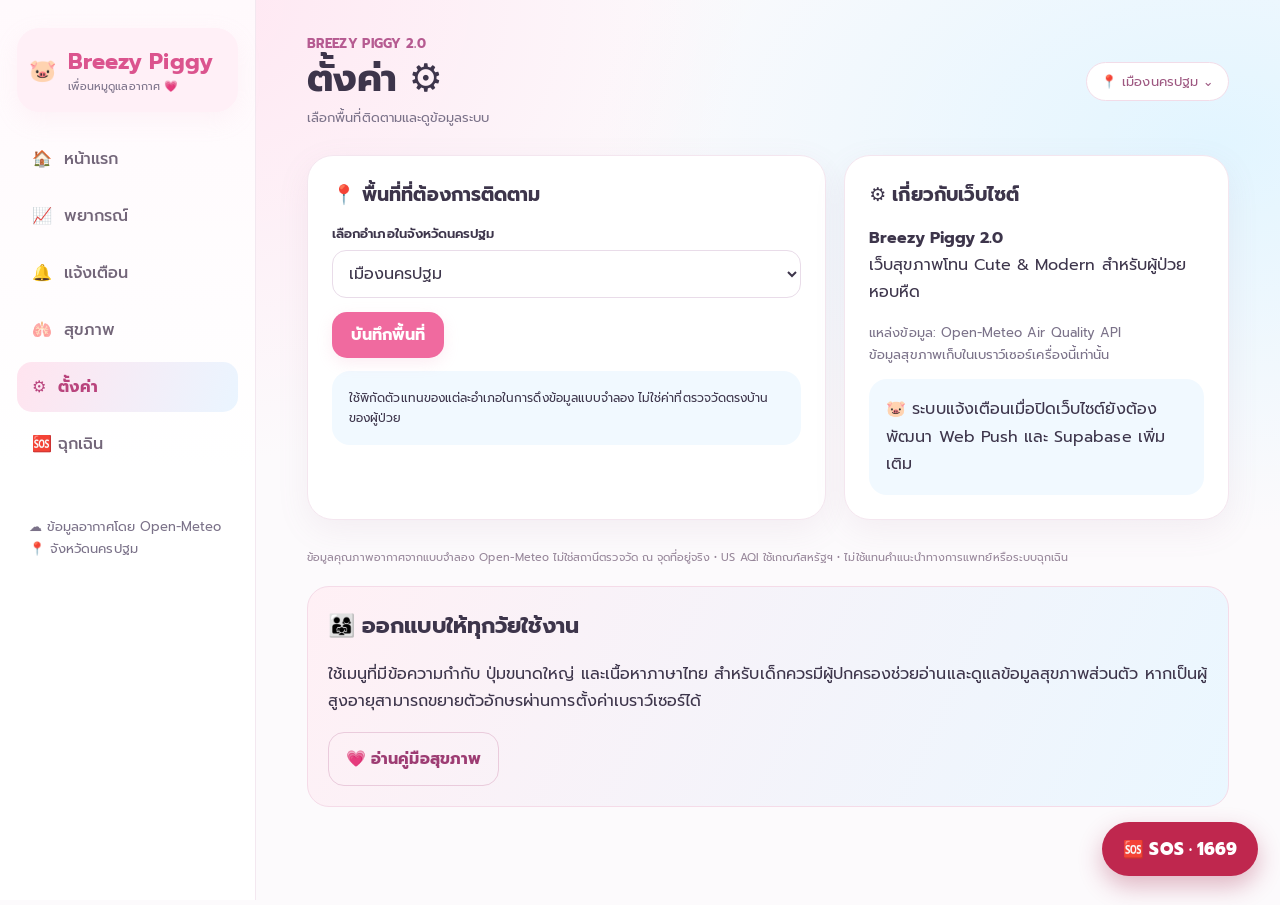
<file: settings.html>
<!DOCTYPE html>
<html lang="th"><head><meta charset="utf-8"/><meta content="width=device-width,initial-scale=1" name="viewport"/><meta content="#fff3f8" name="theme-color"/><title>ตั้งค่า ⚙️ | Breezy Piggy</title><style>@import url('https://fonts.googleapis.com/css2?family=Prompt:wght@400;500;600;700&display=swap');:root{--ink:#44364b;--muted:#85768b;--pink:#f66fa5;--light:#fff3f8;--blue:#dff4ff;--border:#f1e4ec}*{box-sizing:border-box}body{margin:0;background:#fbf9fc;color:var(--ink);font-family:Prompt,system-ui,sans-serif}button,select,input,textarea{font:inherit}button{cursor:pointer}.shell{max-width:1320px;margin:auto;display:grid;grid-template-columns:245px minmax(0,1fr);min-height:100vh}.side{background:#fff;border-right:1px solid var(--border);padding:28px 16px;position:sticky;top:0;height:100vh}.logo{display:flex;gap:12px;align-items:center;padding:10px 8px 28px;color:#db548e;font-size:22px;font-weight:700}.logo small{display:block;font-size:11px;color:var(--muted);font-weight:400}.side a{display:flex;align-items:center;gap:12px;text-decoration:none;color:#736679;padding:13px 15px;border-radius:15px;margin-bottom:7px}.side a.active,.side a:hover{background:#ffebf3;color:#c74682;font-weight:600}.main{padding:34px 38px 110px;min-width:0}.top{display:flex;justify-content:space-between;align-items:center;gap:10px;margin-bottom:22px}.eyebrow{font-size:13px;color:#bb6792;font-weight:600}h1{font-size:clamp(23px,3vw,32px);margin:2px 0 4px}h2{font-size:19px;margin:0 0 15px}p{line-height:1.7}.sub{color:var(--muted);font-size:13px}.chip{background:white;border:1px solid var(--border);padding:9px 13px;border-radius:14px;color:#9d5780;font-size:13px}.grid{display:grid;grid-template-columns:1.35fr 1fr;gap:20px}.stack{display:grid;gap:20px;align-content:start}.card{background:#fff;border:1px solid var(--border);border-radius:25px;padding:23px;box-shadow:0 8px 28px #69415a0b}.hero{background:linear-gradient(125deg,#ffedf5,#e6f7ff);border:1px solid #f8dce9}.hero-content{display:flex;gap:14px;align-items:center;justify-content:space-between}.hero-content>div:first-child{flex:1}.number{font-size:clamp(52px,7vw,84px);font-weight:700;line-height:1.2}.tag{display:inline-block;padding:6px 12px;border-radius:30px;background:#fff;color:#b66a29;font-size:12px;font-weight:600}.pig{width:min(220px,42%);flex:none}.metrics{display:grid;grid-template-columns:repeat(4,1fr);gap:12px}.metric{padding:18px;border-radius:20px;background:#fff;border:1px solid var(--border)}.metric:nth-child(2){background:#f4f0ff}.metric:nth-child(3){background:#fff7e8}.metric:nth-child(4){background:#ebf7ff}.metric .label{font-size:13px;color:#756778}.metric strong{display:block;font-size:25px;margin-top:6px}.metric small{color:var(--muted);font-size:11px}.btn{border:0;border-radius:14px;padding:12px 17px;background:#f66fa5;color:white;font-weight:600}.btn.secondary{background:#ffedf5;color:#b7437b}.btn:disabled{opacity:.5}.notice{background:#f7f2ff;padding:15px;border-radius:17px}.notice.warn{background:#fff3df}.field{display:grid;gap:7px;margin:14px 0}.field label{font-weight:600;font-size:13px}.field select,.field input,.field textarea{width:100%;border:1px solid #e8dce6;background:white;border-radius:13px;padding:12px;color:var(--ink)}.field textarea{min-height:80px}.row{display:flex;align-items:center;gap:10px;flex-wrap:wrap}.between{justify-content:space-between}.muted{color:var(--muted)}.mini{font-size:12px}.forecast-days{display:grid;grid-template-columns:repeat(3,1fr);gap:12px}.day{background:#fff4f8;border-radius:17px;text-align:center;padding:15px}.day strong{display:block;font-size:26px}.symptoms{display:grid;grid-template-columns:repeat(2,1fr);gap:10px}.symptoms label{padding:14px;background:#fff5f9;border-radius:14px}.history{display:grid;gap:9px}.history-item{border:1px solid var(--border);border-radius:14px;padding:12px}.bottom{display:none}.chart{width:100%;height:auto;min-height:210px}.pill{background:#e9f9ef;color:#2c8251;border-radius:12px;padding:6px 11px;font-size:12px}.danger{color:#b83d65}.foot{color:#97869a;font-size:11px;margin-top:28px;line-height:1.8}@media(max-width:950px){.shell{grid-template-columns:1fr}.side{display:none}.main{padding:24px 16px 105px}.bottom{display:flex;position:fixed;z-index:9;bottom:12px;left:12px;right:12px;background:#fff;box-shadow:0 10px 30px #825a7930;border:1px solid var(--border);border-radius:20px;justify-content:space-around;padding:8px 3px}.bottom a{text-decoration:none;color:#8d7b91;font-size:11px;text-align:center;padding:7px 3px;min-width:18%;border-radius:13px}.bottom a.active{background:#ffebf3;color:#cb4e88}.bottom a span{display:block;font-size:20px}.grid{grid-template-columns:1fr}}@media(max-width:600px){.card{padding:17px;border-radius:21px}.metrics{grid-template-columns:repeat(2,1fr)}.hero-content{align-items:center}.pig{width:40%}.number{font-size:54px}.forecast-days{gap:6px}.day{padding:9px}.top{align-items:flex-start}}

/* Breezy Piggy Delight: refreshed visual system */
:root{--ink:#3d354b;--muted:#7b7289;--pink:#ee649b;--light:#fff5fa;--blue:#e0f5ff;--border:#f2e6ef}
body{background:radial-gradient(ellipse at 15% 0%,#ffe7f2 0,transparent 36%),radial-gradient(ellipse at 95% 16%,#e2f5ff 0,transparent 36%),#fcfafc;letter-spacing:.05px}
.shell{max-width:1440px;grid-template-columns:256px minmax(0,1fr)}
.side{border-right:1px solid #f3e8f0;background:linear-gradient(180deg,#fff9fc,#fff 52%);padding:28px 17px}
.logo{background:#fff0f7;border-radius:22px;margin-bottom:22px;padding:17px 12px;box-shadow:0 8px 25px #edb4d220}
.side a{font-weight:500;transition:transform .2s,background .2s,color .2s}
.side a:hover{transform:translateX(4px);background:#fff0f7}
.side a.active{background:linear-gradient(110deg,#ffe4ef,#eaf5ff);color:#b9447d;font-weight:700}
.main{padding:34px clamp(20px,4vw,58px) 80px;max-width:1170px;width:100%;margin:auto}
.top{margin-bottom:26px}
.top h1{font-size:clamp(26px,3vw,38px);letter-spacing:-.7px;line-height:1.25}
.eyebrow{color:#b65b91;font-weight:700;letter-spacing:.3px}
.sub{line-height:1.7}
.card{border:1px solid #f4e6ef;background:#fff;box-shadow:0 10px 32px #9d719318;border-radius:26px;padding:24px;transition:box-shadow .22s,transform .22s}
.card:hover{box-shadow:0 14px 35px #9d719322}
.grid,.stack{gap:18px}
.hero{background:linear-gradient(125deg,#ffe3ef 0%,#fff5fa 55%,#e6f5ff 100%);border:1px solid #fff;position:relative;overflow:hidden;min-height:250px}
.hero:before{content:"";position:absolute;right:-30px;top:-60px;width:220px;height:220px;border-radius:50%;background:#ffffff55;pointer-events:none}
.hero .eyebrow{font-size:15px;color:#a23c76}
.hero-content{position:relative;gap:12px}
.number{font-size:clamp(65px,8vw,98px);font-weight:700;line-height:1.2;color:#5b3d67;letter-spacing:-3px}
.tag{font-weight:700;border-radius:999px;padding:7px 13px}
.pig{width:min(39%,225px);max-height:235px;transform-origin:center bottom;animation:pig-bob 4s ease-in-out infinite;filter:drop-shadow(0 14px 13px #e5a2bd45)}
@keyframes pig-bob{0%,100%{transform:translateY(0) rotate(-1deg)}50%{transform:translateY(-9px) rotate(1deg)}}
.metrics{gap:12px}
.metric{background:#f9f7fc;border:1px solid #f4eaf3;border-radius:20px;padding:17px;transition:transform .2s}
.metric:hover{transform:translateY(-3px)}
.metric:nth-child(1){background:#fff1f5}.metric:nth-child(2){background:#f0f6ff}.metric:nth-child(3){background:#fff8e9}.metric:nth-child(4){background:#effaf5}
.metric strong{color:#43364c}
.notice{border-radius:18px;background:#f1f9ff;padding:17px;line-height:1.7}
.btn{background:#f06a9f;border:0;border-radius:15px;min-height:45px;padding:11px 19px;font-weight:700;box-shadow:0 5px 15px #f2a3c233;transition:transform .18s,filter .18s}
.btn:hover{transform:translateY(-2px);filter:brightness(1.04)}.btn:active{transform:scale(.98)}
.btn.secondary{background:#fff0f7;color:#b4497d;box-shadow:none}
.chip{border:1px solid #f2dce8;background:#fff;border-radius:999px;padding:9px 14px;transition:background .2s}
.chip:hover{background:#fff1f7}
.field input,.field select,.field textarea,select,textarea{border-radius:14px;min-height:45px;border:1px solid #e9dce9;background:#fff;padding:10px 12px}
input:focus-visible,select:focus-visible,textarea:focus-visible,a:focus-visible,button:focus-visible{outline:3px solid #8ccdf5;outline-offset:3px}
.symptoms label{border:1px solid #f3e0ec;border-radius:17px;cursor:pointer;transition:background .2s}
.symptoms label:hover{background:#ffeaf4}
.day{background:linear-gradient(145deg,#fff2f8,#f4f8ff);border:1px solid #f5e4ed;border-radius:18px}
.history-item{background:#fffbfd}
.bottom{backdrop-filter:blur(16px)}
.bottom a{transition:transform .2s}
.bottom a:active{transform:scale(.95)}
@keyframes enter{from{opacity:0;transform:translateY(12px)}to{opacity:1;transform:translateY(0)}}
.main>.grid,.main>.stack,.main>.top{animation:enter .4s ease both}
@media(max-width:950px){.main{padding:23px 16px 112px}.bottom{background:#fffffff0;border-radius:23px;box-shadow:0 12px 35px #8d648a30;padding:8px 4px}.bottom a.active{background:#ffe6f1;color:#a52e71}}
@media(max-width:600px){.top h1{font-size:27px}.card{padding:19px;border-radius:23px}.hero{min-height:240px}.hero-content{gap:4px}.pig{width:43%}.number{font-size:66px}.metrics{gap:10px}.metric{padding:13px}.bottom a{font-size:10px}.bottom a span{font-size:21px}}
@media(prefers-reduced-motion:reduce){*,*:before,*:after{animation:none!important;transition:none!important;scroll-behavior:auto!important}}

/* Care Plus additions */
.sos-float{position:fixed;right:22px;bottom:24px;z-index:1000;background:#bf274e;color:#fff;text-decoration:none;border-radius:999px;padding:14px 21px;font-weight:800;box-shadow:0 10px 25px #a92b5155;display:flex;gap:9px;align-items:center;font-size:17px;transition:transform .2s}
.sos-float:hover{transform:translateY(-3px);background:#a71e42}
.care-banner{background:linear-gradient(115deg,#fff0f5,#eaf7ff);border:1px solid #f5dbe8;border-radius:22px;padding:20px;margin:18px 0;line-height:1.75}
.care-banner h2{margin:0 0 8px;font-size:22px}
.care-grid{display:grid;grid-template-columns:repeat(2,minmax(0,1fr));gap:15px;margin:18px 0}
.care-tile{background:white;border:1px solid #f1e3ee;border-radius:22px;padding:20px;box-shadow:0 8px 22px #b6849b12;line-height:1.75}
.care-tile h2,.care-tile h3{margin:0 0 10px;font-size:20px;color:#563c60}
.care-tile ul,.care-tile ol{padding-left:23px;margin:10px 0}
.care-tile li{margin-bottom:9px}
.care-wide{grid-column:1/-1}
.care-emergency{background:#fff2f3;border:2px solid #efb4c2}
.care-warning{background:#fff9ec;border:1px solid #f2dda4}
.care-tile details{border-top:1px solid #eadfea;padding:12px 0}
.care-tile summary{cursor:pointer;font-weight:700}
.care-tile p{margin:9px 0}
.care-actions{display:flex;flex-wrap:wrap;gap:10px;margin:14px 0}
.care-call{display:inline-flex;align-items:center;justify-content:center;text-decoration:none;background:#bb2549;color:white;border-radius:16px;padding:13px 22px;font-size:18px;font-weight:800;min-height:52px}
.care-link{display:inline-flex;align-items:center;text-decoration:none;border:1px solid #eacbdc;color:#9d3c73;border-radius:16px;padding:12px 17px;font-weight:700}
.care-muted{color:#6b6172;font-size:14px;line-height:1.7}
.care-steps{counter-reset:care;list-style:none;padding:0!important}
.care-steps li{counter-increment:care;position:relative;padding-left:43px;min-height:34px}
.care-steps li:before{content:counter(care);position:absolute;left:0;top:0;background:#ffe1ed;color:#a9366f;border-radius:50%;width:30px;height:30px;display:grid;place-items:center;font-weight:800}
@media(max-width:750px){.care-grid{grid-template-columns:1fr}.care-wide{grid-column:auto}.sos-float{right:14px;bottom:90px;padding:12px 16px;font-size:15px}.care-tile{padding:17px}}
@media(prefers-reduced-motion:reduce){.sos-float{transition:none}}
</style><link href="data:image/svg+xml,%3Csvg xmlns=%27http://www.w3.org/2000/svg%27 viewBox=%270 0 100 100%27%3E%3Ctext y=%27.9em%27 font-size=%2790%27%3E🐷%3C/text%3E%3C/svg%3E" rel="icon"/></head><body><div class="shell"><aside class="side"><div class="logo">🐷 <div>Breezy Piggy<small>เพื่อนหมูดูแลอากาศ 💗</small></div></div><nav><a class="" href="index.html"><span>🏠</span>หน้าแรก</a><a class="" href="forecast.html"><span>📈</span>พยากรณ์</a><a class="" href="alerts.html"><span>🔔</span>แจ้งเตือน</a><a class="" href="health.html"><span>🫁</span>สุขภาพ</a><a class="active" href="settings.html"><span>⚙️</span>ตั้งค่า</a><a href="emergency.html">🆘 ฉุกเฉิน</a></nav><div class="sub" style="margin-top:35px;padding:12px">☁️ ข้อมูลอากาศโดย Open-Meteo<br/>📍 จังหวัดนครปฐม</div></aside><main class="main"><header class="top"><div><div class="eyebrow">BREEZY PIGGY 2.0</div><h1>ตั้งค่า ⚙️</h1><div class="sub">เลือกพื้นที่ติดตามและดูข้อมูลระบบ</div></div><a class="chip" href="settings.html" style="text-decoration:none">📍 <span id="place">นครปฐม</span> ⌄</a></header><div class="grid"><section class="card"><h2>📍 พื้นที่ที่ต้องการติดตาม</h2><div class="field"><label for="district">เลือกอำเภอในจังหวัดนครปฐม</label><select id="district"><option>เมืองนครปฐม</option><option>กำแพงแสน</option><option>นครชัยศรี</option><option>ดอนตูม</option><option>บางเลน</option><option>สามพราน</option><option>พุทธมณฑล</option></select></div><button class="btn" onclick="saveDistrict()">บันทึกพื้นที่</button><p class="sub" id="saved"></p><div class="notice mini">ใช้พิกัดตัวแทนของแต่ละอำเภอในการดึงข้อมูลแบบจำลอง ไม่ใช่ค่าที่ตรวจวัดตรงบ้านของผู้ป่วย</div></section><section class="card"><h2>⚙️ เกี่ยวกับเว็บไซต์</h2><p><b>Breezy Piggy 2.0</b><br/>เว็บสุขภาพโทน Cute &amp; Modern สำหรับผู้ป่วยหอบหืด</p><p class="sub">แหล่งข้อมูล: Open-Meteo Air Quality API<br/>ข้อมูลสุขภาพเก็บในเบราว์เซอร์เครื่องนี้เท่านั้น</p><div class="notice">🐷 ระบบแจ้งเตือนเมื่อปิดเว็บไซต์ยังต้องพัฒนา Web Push และ Supabase เพิ่มเติม</div></section></div><div class="foot">ข้อมูลคุณภาพอากาศจากแบบจำลอง Open-Meteo ไม่ใช่สถานีตรวจวัด ณ จุดที่อยู่จริง • US AQI ใช้เกณฑ์สหรัฐฯ • ไม่ใช้แทนคำแนะนำทางการแพทย์หรือระบบฉุกเฉิน</div><div class="care-banner"><h2>👨‍👩‍👧 ออกแบบให้ทุกวัยใช้งาน</h2><p>ใช้เมนูที่มีข้อความกำกับ ปุ่มขนาดใหญ่ และเนื้อหาภาษาไทย สำหรับเด็กควรมีผู้ปกครองช่วยอ่านและดูแลข้อมูลสุขภาพส่วนตัว หากเป็นผู้สูงอายุสามารถขยายตัวอักษรผ่านการตั้งค่าเบราว์เซอร์ได้</p><a class="care-link" href="health.html">💗 อ่านคู่มือสุขภาพ</a></div></main></div><nav class="bottom"><a class="" href="index.html"><span>🏠</span>หน้าแรก</a><a class="" href="forecast.html"><span>📈</span>พยากรณ์</a><a class="" href="alerts.html"><span>🔔</span>แจ้งเตือน</a><a class="" href="health.html"><span>🫁</span>สุขภาพ</a><a class="active" href="settings.html"><span>⚙️</span>ตั้งค่า</a><a href="emergency.html">🆘 ฉุกเฉิน</a></nav><script>const $=id=>document.getElementById(id);const districts={"เมืองนครปฐม":[13.8196,100.0443],"กำแพงแสน":[14.004,99.989],"นครชัยศรี":[13.802,100.184],"ดอนตูม":[13.96,100.08],"บางเลน":[14.02,100.17],"สามพราน":[13.726,100.216],"พุทธมณฑล":[13.789,100.322]};const district=localStorage.getItem('bp_district')||'เมืองนครปฐม';const coord=districts[district]||districts['เมืองนครปฐม'];const store=(k,v)=>localStorage.setItem('bp_'+k,JSON.stringify(v));const read=(k,f)=>{try{return JSON.parse(localStorage.getItem('bp_'+k))??f}catch{return f}};const fmt=(n,d=0)=>n==null?'—':Number(n).toFixed(d);function risk(v){if(v==null)return ['ไม่มีข้อมูล','#8b7c90','ยังไม่สามารถประเมินคุณภาพอากาศได้'];if(v<=50)return ['อากาศดี','#21834e','คุณภาพอากาศอยู่ในเกณฑ์ดี หากมีอาการให้ปฏิบัติตามแผนรักษา'];if(v<=100)return ['ปานกลาง','#a17815','ผู้ป่วยที่ไวต่อมลพิษควรสังเกตอาการ'];if(v<=150)return ['กระทบกลุ่มเสี่ยง','#c16d17','ลดกิจกรรมกลางแจ้งที่ใช้แรงมากหรือเป็นเวลานาน'];if(v<=200)return ['ไม่ดีต่อสุขภาพ','#c64a50','หลีกเลี่ยงกิจกรรมกลางแจ้งที่ใช้แรงมาก'];return ['อันตรายต่อสุขภาพ','#9e305b','หลีกเลี่ยงการสัมผัสมลพิษและปฏิบัติตามแผนแพทย์']}async function air(){let url=`https://air-quality-api.open-meteo.com/v1/air-quality?latitude=${coord[0]}&longitude=${coord[1]}&current=pm2_5,pm10,us_aqi,uv_index,ozone&hourly=pm2_5,us_aqi&timezone=Asia%2FBangkok&past_days=1&forecast_days=3`;let r=await fetch(url);if(!r.ok)throw Error('API HTTP '+r.status);return r.json()}function loadError(e){if($('load-error'))$('load-error').textContent='โหลดข้อมูลไม่สำเร็จ: '+e.message+' กรุณาลองใหม่หรือเช็กอินเทอร์เน็ต'}function chart(times,values){let valid=times.map((t,i)=>({t,v:values[i]})).filter(x=>x.v!=null);if(!valid.length)return '<p>ยังไม่มีข้อมูลกราฟ</p>';let max=Math.max(20,...valid.map(x=>x.v))*1.15;let w=690,h=245,coords=valid.map((x,i)=>[40+i*620/Math.max(1,valid.length-1),205-x.v/max*175]);let path=coords.map((p,i)=>(i?'L':'M')+p.join(' ')).join(' ');let grid=[0,1,2,3,4].map(i=>`<line x1="40" y1="${205-i*43.75}" x2="660" y2="${205-i*43.75}" stroke="#eee4ec"/><text x="5" y="${210-i*43.75}" font-size="12" fill="#87758b">${Math.round(max*i/4)}</text>`).join('');let ticks=[0,Math.floor((valid.length-1)/2),valid.length-1].map(i=>`<text x="${coords[i][0]}" y="232" text-anchor="middle" font-size="12" fill="#87758b">${valid[i].t.slice(5,16).replace('T',' ')}</text>`).join('');return `<svg class="chart" viewBox="0 0 ${w} ${h}" aria-label="กราฟ PM2.5"><path d="${grid}"/>${grid}<path d="${path}" stroke="#f66fa5" stroke-width="3.5" fill="none" stroke-linecap="round"/>${ticks}</svg>`};$('place').textContent=district;$('district').value=district;function saveDistrict(){localStorage.setItem('bp_district',$('district').value);$('saved').textContent='บันทึกพื้นที่แล้ว เปิดหน้าแรกเพื่อดูข้อมูลใหม่';$('place').textContent=$('district').value}</script><a aria-label="เปิดคู่มือฉุกเฉินและโทร 1669" class="sos-float" href="emergency.html">🆘 SOS · 1669</a></body></html>
</file>
